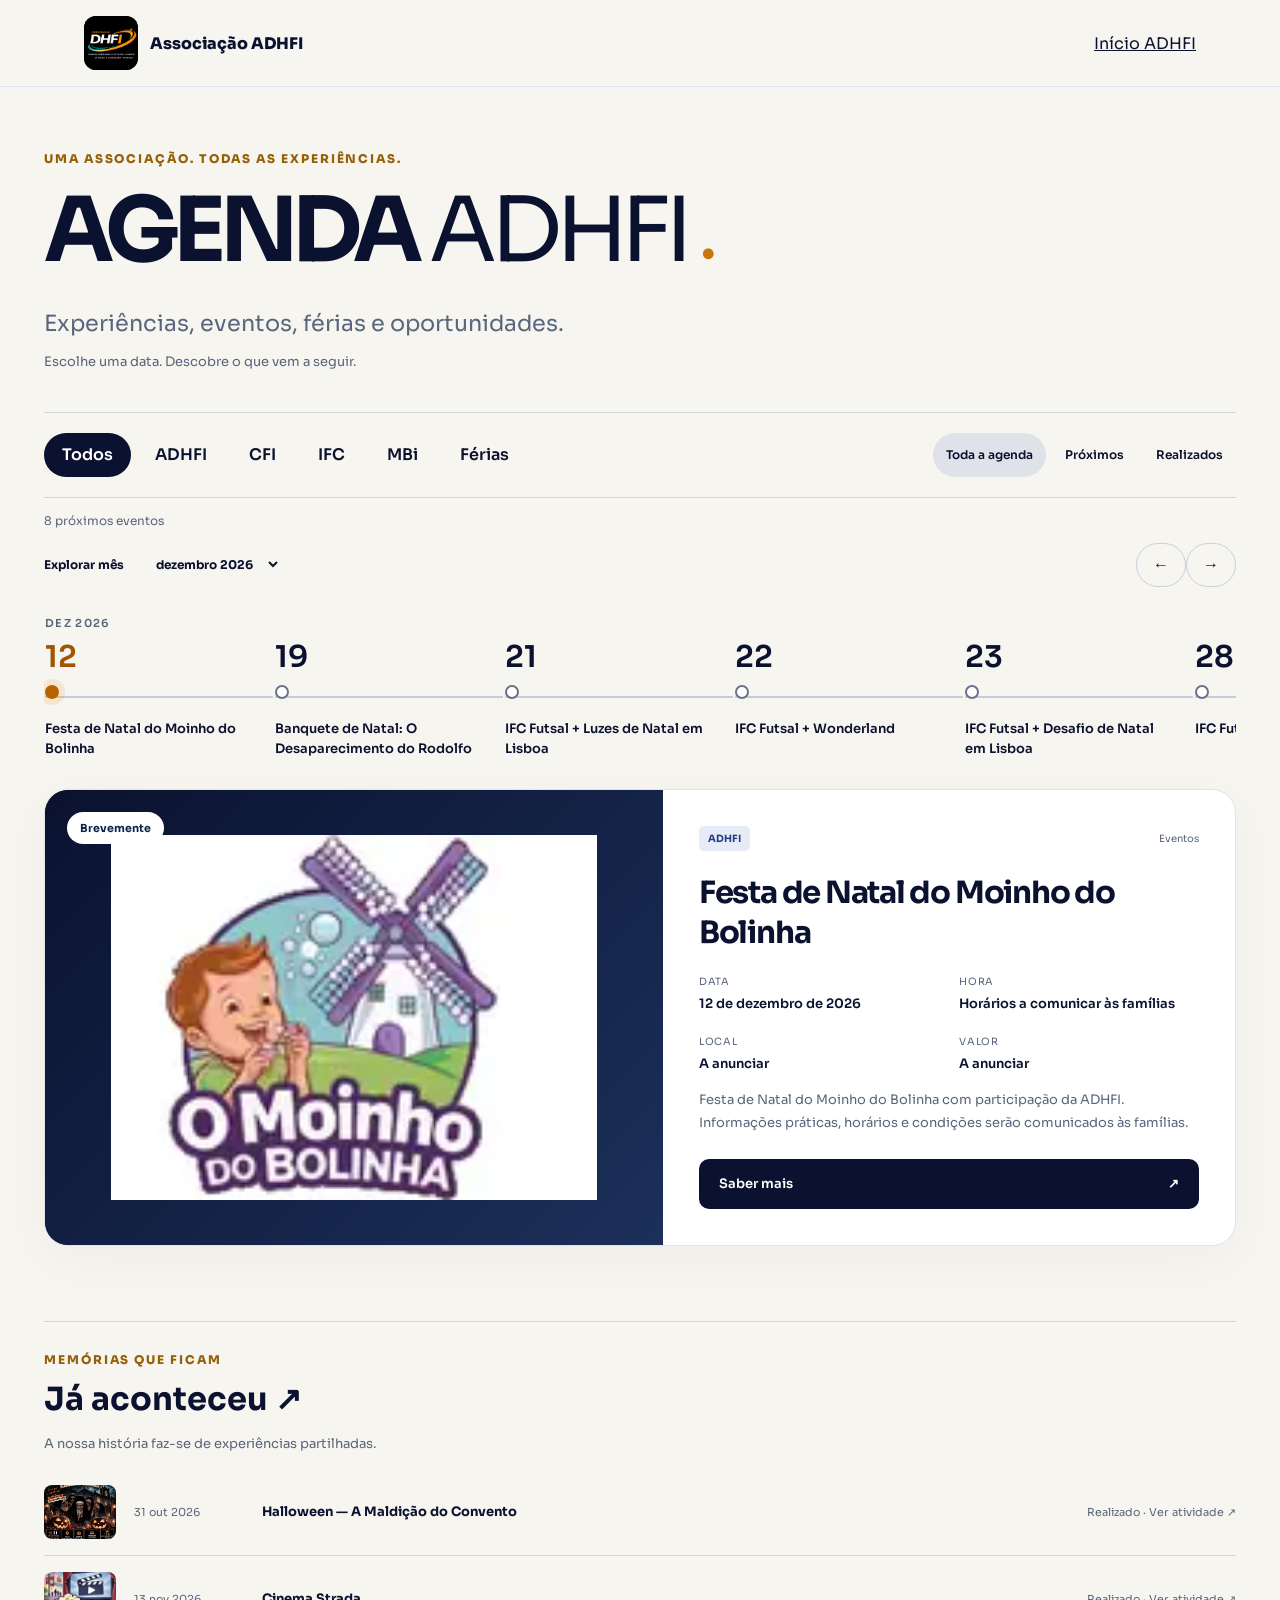
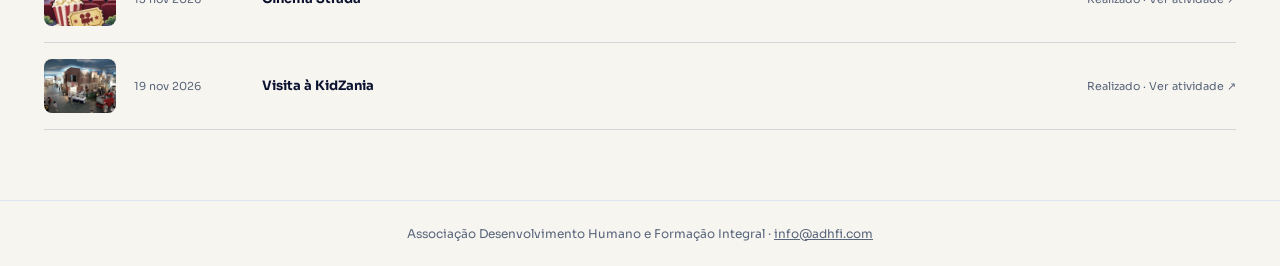
<file: agenda/index.html>
<!doctype html><html lang="pt-PT"><head><meta charset="utf-8"><meta name="viewport" content="width=device-width,initial-scale=1"><title>Agenda ADHFI · Experiências, eventos e férias</title><meta name="description" content="A agenda de todas as valências ADHFI. Descobre experiências, eventos, férias e oportunidades do CFI, IFC e MB International."><link rel="canonical" href="https://adhfi.site/agenda/"><link rel="icon" href="/favicon.png"><link rel="stylesheet" href="/atividades/atividades.css"><link rel="stylesheet" href="/agenda/agenda.css"><script src="/atividades/atividades.js" defer></script><script src="/agenda/agenda.js" type="module"></script></head><body class="agenda-page"><a class="skip" href="#agenda-content">Saltar para a agenda</a><header><nav aria-label="Navegação principal"><a class="brand" href="/"><img src="/assets/adhfi-atividades.webp" alt="ADHFI" width="54" height="54"><span>Associação ADHFI</span></a><a data-home href="/">Início ADHFI ↗</a></nav></header><main id="agenda-content"><section class="agenda-heading"><div class="eyebrow">Uma associação. Todas as experiências.</div><h1>AGENDA <span>ADHFI</span><i aria-hidden="true">●</i></h1><p class="intro">Experiências, eventos, férias e oportunidades.</p><p class="heading-note">Escolhe uma data. Descobre o que vem a seguir.</p></section><div class="agenda-tools"><div class="agenda-filters" role="group" aria-label="Filtrar por valência"><button data-valencia="all">Todos</button><button data-valencia="adhfi">ADHFI</button><button data-valencia="cfi">CFI</button><button data-valencia="ifc">IFC</button><button data-valencia="mbi">MBi</button><button data-valencia="ferias">Férias</button></div><div class="period-filters" role="group" aria-label="Filtrar por período"><button data-period="all">Toda a agenda</button><button data-period="upcoming">Próximos</button><button data-period="past">Realizados</button></div></div><p id="event-count" role="status" aria-live="polite"></p><p id="loading" role="status">A carregar experiências…</p><p id="empty" hidden>Ainda não há atividades publicadas para este filtro. Volta em breve ou explora todas as experiências.</p><section id="desktop-agenda" class="desktop-agenda" hidden aria-label="Timeline de eventos"><div class="timeline-nav"><label for="month-select">Explorar mês <select id="month-select"></select></label><div><button data-direction="-1" aria-label="Evento anterior">←</button><button data-direction="1" aria-label="Evento seguinte">→</button></div></div><div id="timeline" class="timeline" aria-label="Selecionar evento"></div><div id="event-panel" aria-live="polite" aria-atomic="true"></div></section><div id="mobile-agenda" class="mobile-agenda"></div><section id="history" class="agenda-history" hidden><div class="eyebrow">Memórias que ficam</div><h2>Já aconteceu<span aria-hidden="true"> ↗</span></h2><p>A nossa história faz-se de experiências partilhadas.</p><div id="history-list"></div></section><noscript><p>Ativa o JavaScript para explorar a timeline. As páginas das atividades continuam disponíveis:</p><p><a href="/atividades/cinema-strada/">Cinema Strada</a> · <a href="/atividades/kidzania/">KidZania</a> · <a href="/atividades/banquete-natal/">Banquete de Natal</a> · <a href="/atividades/halloween/">Halloween</a></p></noscript></main><footer>Associação Desenvolvimento Humano e Formação Integral · <a href="mailto:info@adhfi.com">info@adhfi.com</a></footer></body></html>
</file>
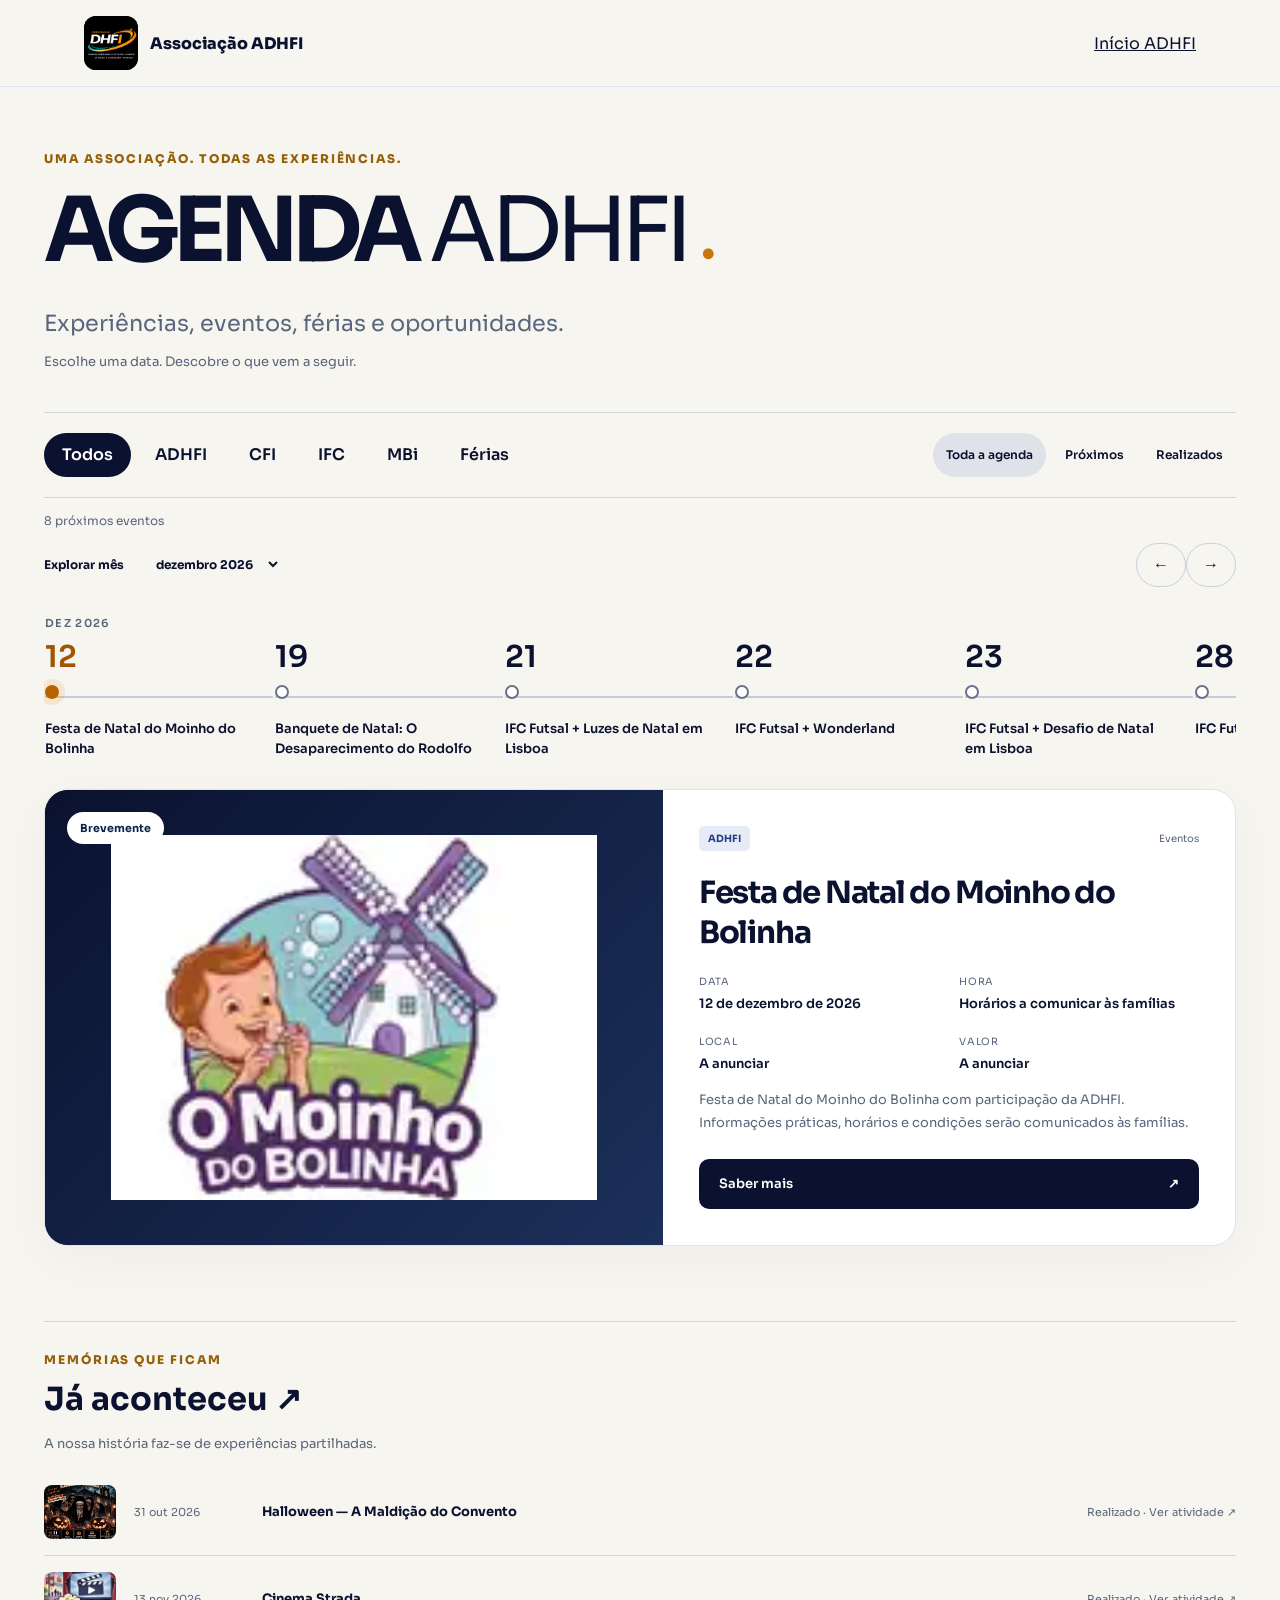
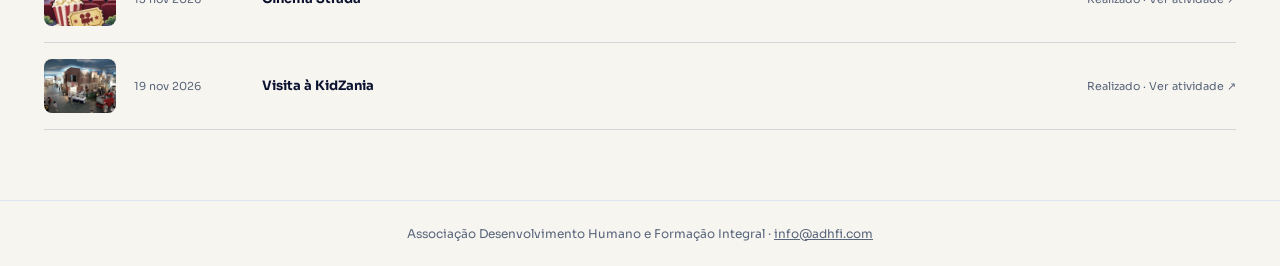
<file: atividades/index.html>
<!doctype html><html lang="pt-PT"><meta charset="utf-8"><meta name="viewport" content="width=device-width,initial-scale=1"><title>Agenda ADHFI</title><link rel="canonical" href="https://adhfi.site/agenda/"><script>location.replace('/agenda/'+location.search+location.hash)</script><p><a href="/agenda/">Abrir Agenda ADHFI</a></p></html>
</file>
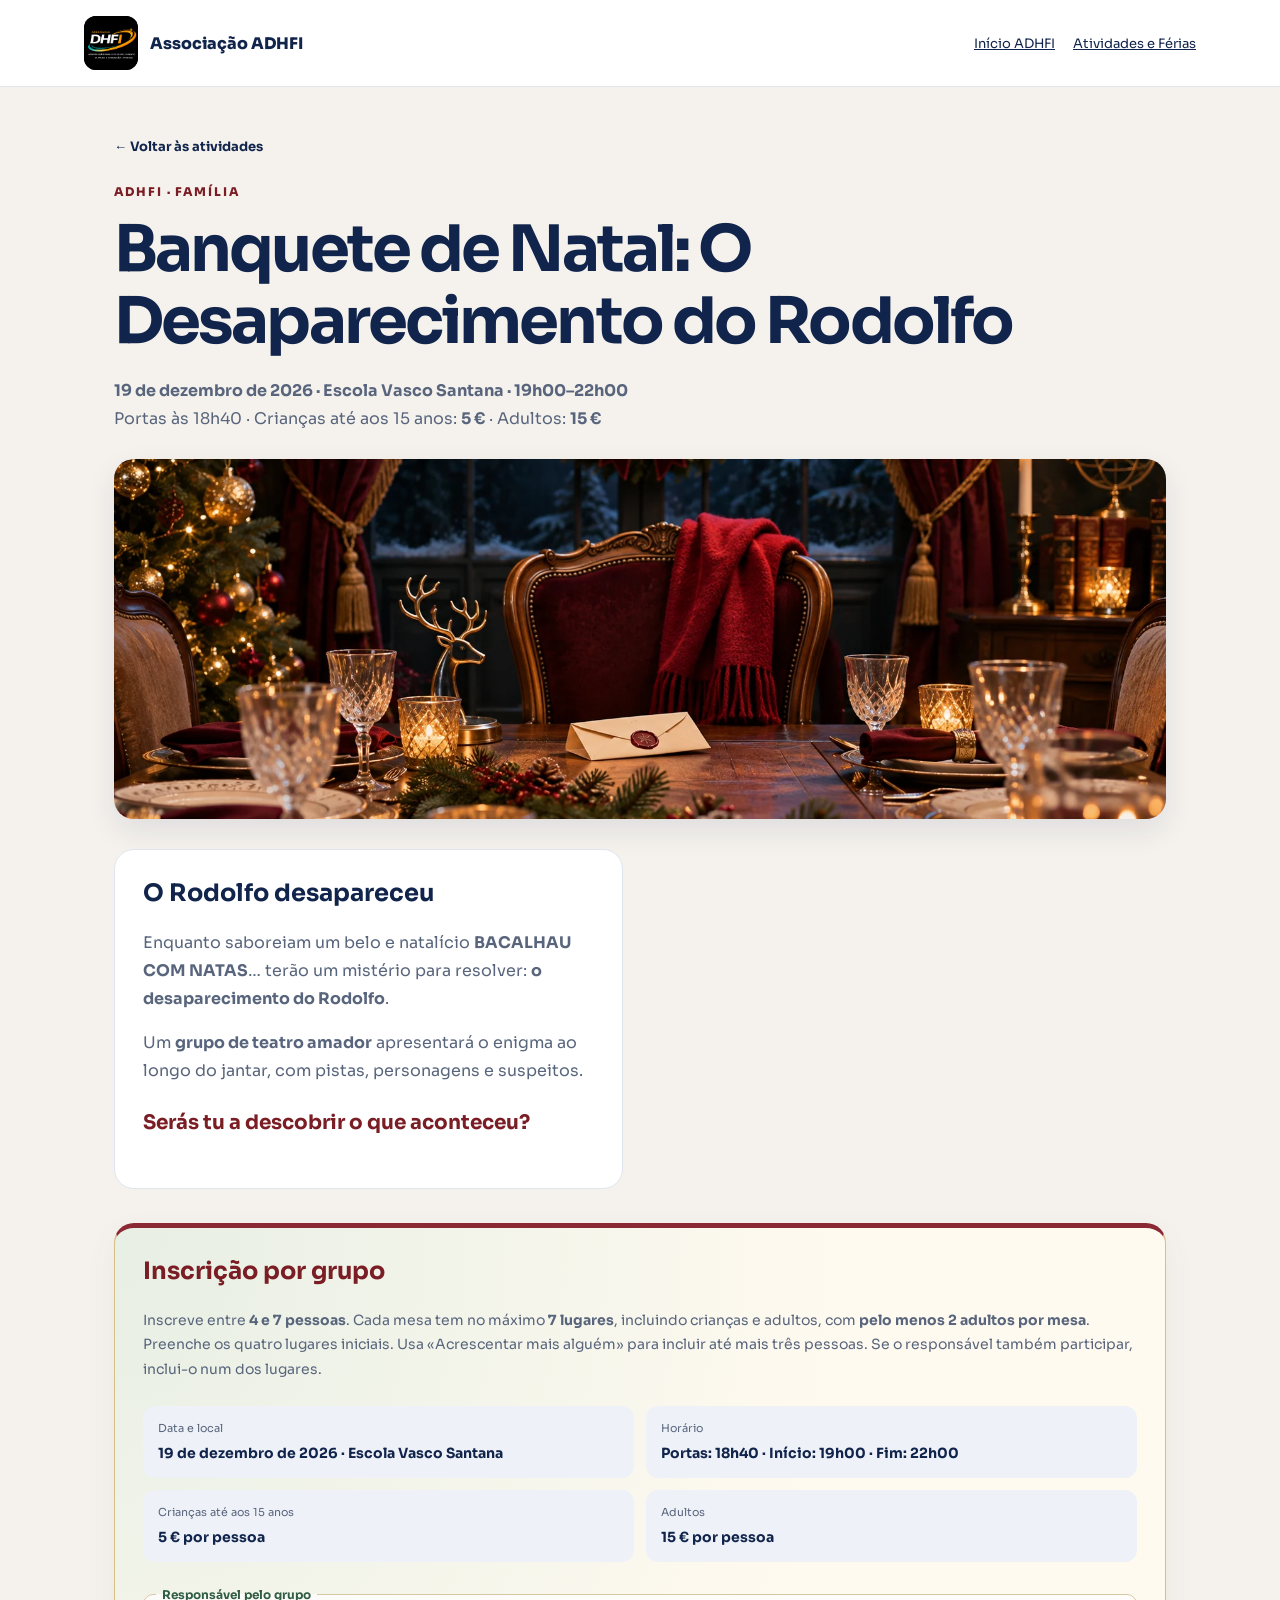
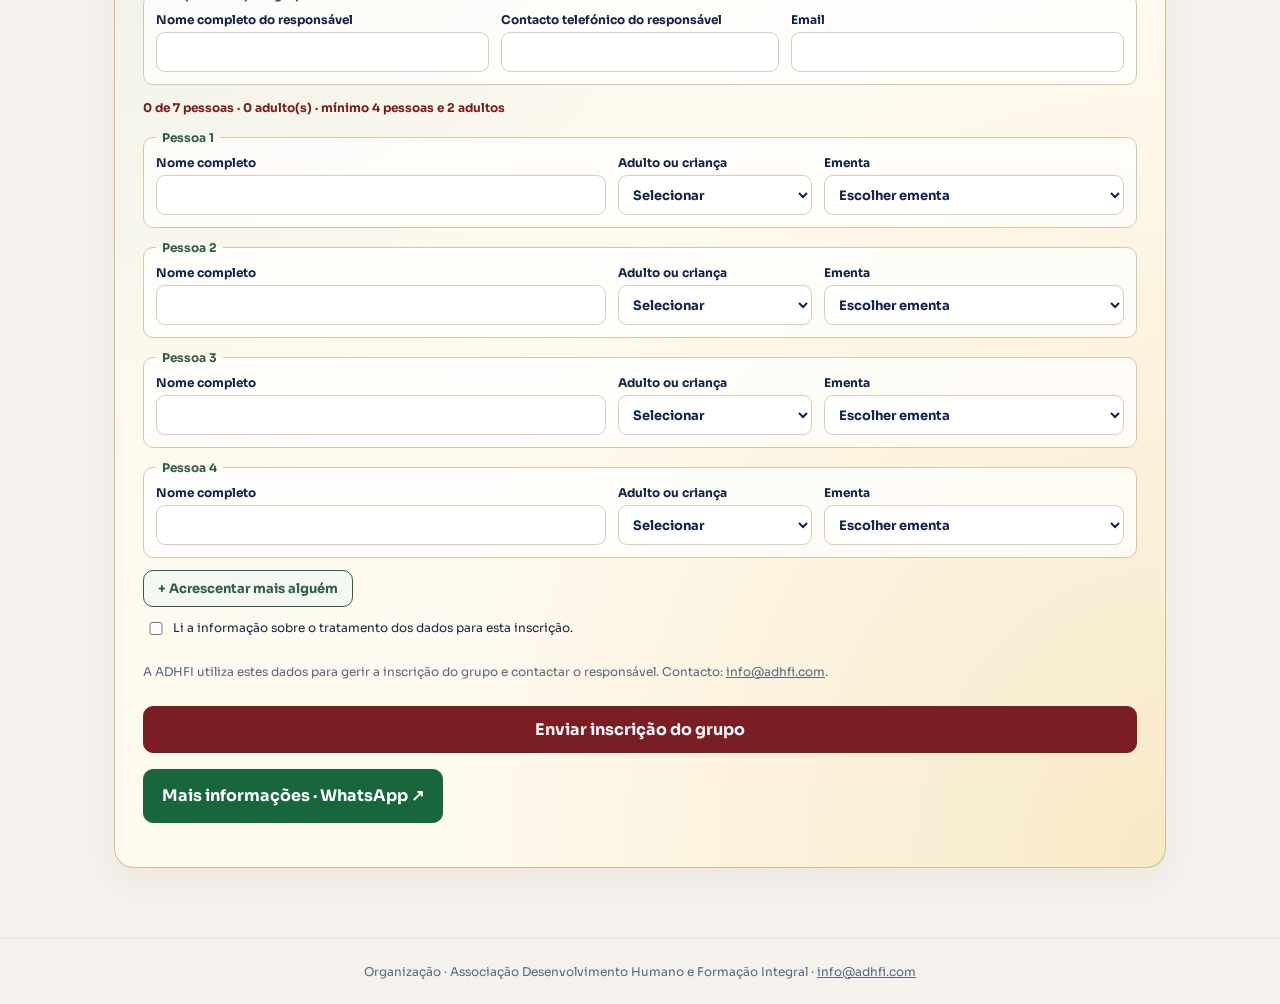
<file: atividades/banquete-natal/index.html>
<!doctype html><html lang="pt-PT"><head><meta charset="utf-8"><meta name="viewport" content="width=device-width,initial-scale=1"><title>Banquete de Natal: O Desaparecimento do Rodolfo · ADHFI</title><meta name="description" content="Banquete de Natal ADHFI, 19 de dezembro de 2026. Jantar em família com o enigma do desaparecimento do Rodolfo."><link rel="stylesheet" href="/atividades/atividades.css"><script src="/atividades/atividades.js" defer></script><link rel="stylesheet" href="/atividades/banquete-natal/banquete.css"><script src="/atividades/banquete-natal/inscricao-grupo.js" defer></script></head><body class="christmas-page"><header><nav aria-label="Navegação principal"><a class="brand" href="/"><img src="/assets/adhfi-atividades.webp" alt="ADHFI"><span>Associação ADHFI</span></a><div class="navlinks"><a data-home href="/">Início ADHFI</a><a href="/atividades/" data-activity-link>Atividades e Férias</a></div></nav></header><main><a class="back" href="/atividades/" data-activity-link>← Voltar às atividades</a><div class="eyebrow" style="margin-top:28px">ADHFI · Família</div><h1>Banquete de Natal: O Desaparecimento do Rodolfo</h1><p class="intro"><strong>19 de dezembro de 2026 · Escola Vasco Santana · 19h00–22h00</strong><br>Portas às 18h40 · Crianças até aos 15 anos: <strong>5 €</strong> · Adultos: <strong>15 €</strong></p><div class="banquete-banner" role="img" aria-label="Ilustração do mistério de Natal: mesa de jantar, cadeira vazia, cachecol vermelho e envelope selado"></div><div class="detail-grid"><section class="box"><h2>O Rodolfo desapareceu</h2><p>Enquanto saboreiam um belo e natalício <strong>BACALHAU COM NATAS</strong>… terão um mistério para resolver: <strong>o desaparecimento do Rodolfo</strong>.</p><p>Um <strong>grupo de teatro amador</strong> apresentará o enigma ao longo do jantar, com pistas, personagens e suspeitos.</p><p class="christmas-question"><strong>Serás tu a descobrir o que aconteceu?</strong></p></section><section class="box group-registration" id="inscricao"><h2>Inscrição por grupo</h2><p class="instructions" id="group-instructions">Inscreve entre <strong>4 e 7 pessoas</strong>. Cada mesa tem no máximo <strong>7 lugares</strong>, incluindo crianças e adultos, com <strong>pelo menos 2 adultos por mesa</strong>. Preenche os quatro lugares iniciais. Usa «Acrescentar mais alguém» para incluir até mais três pessoas. Se o responsável também participar, inclui-o num dos lugares.</p><div class="facts" aria-label="Informações do Banquete de Natal"><div class="fact"><span>Data e local</span><strong>19 de dezembro de 2026 · Escola Vasco Santana</strong></div><div class="fact"><span>Horário</span><strong>Portas: 18h40 · Início: 19h00 · Fim: 22h00</strong></div><div class="fact"><span>Crianças até aos 15 anos</span><strong>5 € por pessoa</strong></div><div class="fact"><span>Adultos</span><strong>15 € por pessoa</strong></div></div><form name="banquete-natal-grupos-2026" method="POST" action="/atividades/banquete-natal/inscricao-recebida/" data-netlify="true" netlify-honeypot="bot-field" id="banquete-grupo-form" aria-describedby="group-instructions"><input type="hidden" name="form-name" value="banquete-natal-grupos-2026"><input type="hidden" name="atividade" value="Banquete de Natal · O Desaparecimento do Rodolfo · 19 dezembro 2026"><input type="hidden" name="origem" value="adhfi"><p class="honeypot"><label>Não preencher<input name="bot-field" tabindex="-1" autocomplete="off"></label></p><fieldset class="group-responsible"><legend>Responsável pelo grupo</legend><label>Nome completo do responsável<input name="responsavel" type="text" autocomplete="name" maxlength="160" pattern=".*\S.*" required></label><label>Contacto telefónico do responsável<input name="telefone" type="tel" autocomplete="tel" maxlength="25" pattern="[+0-9 ]{7,25}" required></label><label>Email<input name="email" type="email" autocomplete="email" maxlength="254" required></label></fieldset><p class="group-count" id="group-count" role="status" aria-live="polite">Preenche entre 4 e 7 pessoas, incluindo pelo menos 2 adultos.</p><fieldset data-participant><legend>Pessoa 1</legend><div class="participant-fields"><label class="participant-name">Nome completo<input name="pessoa_1_nome" type="text" maxlength="160" pattern=".*\S.*" required></label><label>Adulto ou criança<select name="pessoa_1_tipo" required><option value="">Selecionar</option><option value="Adulto">Adulto</option><option value="Criança">Criança</option></select></label><label>Ementa<select name="pessoa_1_ementa" required><option value="">Escolher ementa</option><option value="Bacalhau com natas">Bacalhau com natas</option><option value="Hambúrguer vegetariano">Hambúrguer vegetariano</option></select></label></div></fieldset><fieldset data-participant><legend>Pessoa 2</legend><div class="participant-fields"><label class="participant-name">Nome completo<input name="pessoa_2_nome" type="text" maxlength="160" pattern=".*\S.*" required></label><label>Adulto ou criança<select name="pessoa_2_tipo" required><option value="">Selecionar</option><option value="Adulto">Adulto</option><option value="Criança">Criança</option></select></label><label>Ementa<select name="pessoa_2_ementa" required><option value="">Escolher ementa</option><option value="Bacalhau com natas">Bacalhau com natas</option><option value="Hambúrguer vegetariano">Hambúrguer vegetariano</option></select></label></div></fieldset><fieldset data-participant><legend>Pessoa 3</legend><div class="participant-fields"><label class="participant-name">Nome completo<input name="pessoa_3_nome" type="text" maxlength="160" pattern=".*\S.*" required></label><label>Adulto ou criança<select name="pessoa_3_tipo" required><option value="">Selecionar</option><option value="Adulto">Adulto</option><option value="Criança">Criança</option></select></label><label>Ementa<select name="pessoa_3_ementa" required><option value="">Escolher ementa</option><option value="Bacalhau com natas">Bacalhau com natas</option><option value="Hambúrguer vegetariano">Hambúrguer vegetariano</option></select></label></div></fieldset><fieldset data-participant><legend>Pessoa 4</legend><div class="participant-fields"><label class="participant-name">Nome completo<input name="pessoa_4_nome" type="text" maxlength="160" pattern=".*\S.*" required></label><label>Adulto ou criança<select name="pessoa_4_tipo" required><option value="">Selecionar</option><option value="Adulto">Adulto</option><option value="Criança">Criança</option></select></label><label>Ementa<select name="pessoa_4_ementa" required><option value="">Escolher ementa</option><option value="Bacalhau com natas">Bacalhau com natas</option><option value="Hambúrguer vegetariano">Hambúrguer vegetariano</option></select></label></div></fieldset><fieldset data-participant><legend>Pessoa 5 · opcional</legend><div class="participant-fields"><label class="participant-name">Nome completo<input name="pessoa_5_nome" type="text" maxlength="160" pattern=".*\S.*"></label><label>Adulto ou criança<select name="pessoa_5_tipo"><option value="">Selecionar</option><option value="Adulto">Adulto</option><option value="Criança">Criança</option></select></label><label>Ementa<select name="pessoa_5_ementa"><option value="">Escolher ementa</option><option value="Bacalhau com natas">Bacalhau com natas</option><option value="Hambúrguer vegetariano">Hambúrguer vegetariano</option></select></label></div></fieldset><fieldset data-participant><legend>Pessoa 6 · opcional</legend><div class="participant-fields"><label class="participant-name">Nome completo<input name="pessoa_6_nome" type="text" maxlength="160" pattern=".*\S.*"></label><label>Adulto ou criança<select name="pessoa_6_tipo"><option value="">Selecionar</option><option value="Adulto">Adulto</option><option value="Criança">Criança</option></select></label><label>Ementa<select name="pessoa_6_ementa"><option value="">Escolher ementa</option><option value="Bacalhau com natas">Bacalhau com natas</option><option value="Hambúrguer vegetariano">Hambúrguer vegetariano</option></select></label></div></fieldset><fieldset data-participant><legend>Pessoa 7 · opcional</legend><div class="participant-fields"><label class="participant-name">Nome completo<input name="pessoa_7_nome" type="text" maxlength="160" pattern=".*\S.*"></label><label>Adulto ou criança<select name="pessoa_7_tipo"><option value="">Selecionar</option><option value="Adulto">Adulto</option><option value="Criança">Criança</option></select></label><label>Ementa<select name="pessoa_7_ementa"><option value="">Escolher ementa</option><option value="Bacalhau com natas">Bacalhau com natas</option><option value="Hambúrguer vegetariano">Hambúrguer vegetariano</option></select></label></div></fieldset><button type="button" class="button add-person" id="add-person" hidden>+ Acrescentar mais alguém</button><noscript><p class="small">Os lugares 5 a 7 são opcionais. Indica adulto/criança e ementa para cada pessoa inscrita.</p></noscript><label class="check"><input type="checkbox" name="dados" value="sim" required>Li a informação sobre o tratamento dos dados para esta inscrição.</label><p class="small">A ADHFI utiliza estes dados para gerir a inscrição do grupo e contactar o responsável. Contacto: <a href="mailto:info@adhfi.com">info@adhfi.com</a>.</p><button class="button primary" type="submit">Enviar inscrição do grupo</button></form><p><a class="button whatsapp-link" href="https://wa.me/351935119789?text=Ol%C3%A1%21%20Gostaria%20de%20mais%20informa%C3%A7%C3%B5es%20sobre%20o%20Banquete%20de%20Natal%20%E2%80%94%20O%20Desaparecimento%20do%20Rodolfo%2C%20a%2019%20de%20dezembro." target="_blank" rel="noopener noreferrer">Mais informações · WhatsApp ↗</a></p></section></div></main><footer>Organização · Associação Desenvolvimento Humano e Formação Integral · <a href="mailto:info@adhfi.com">info@adhfi.com</a></footer></body></html>
</file>
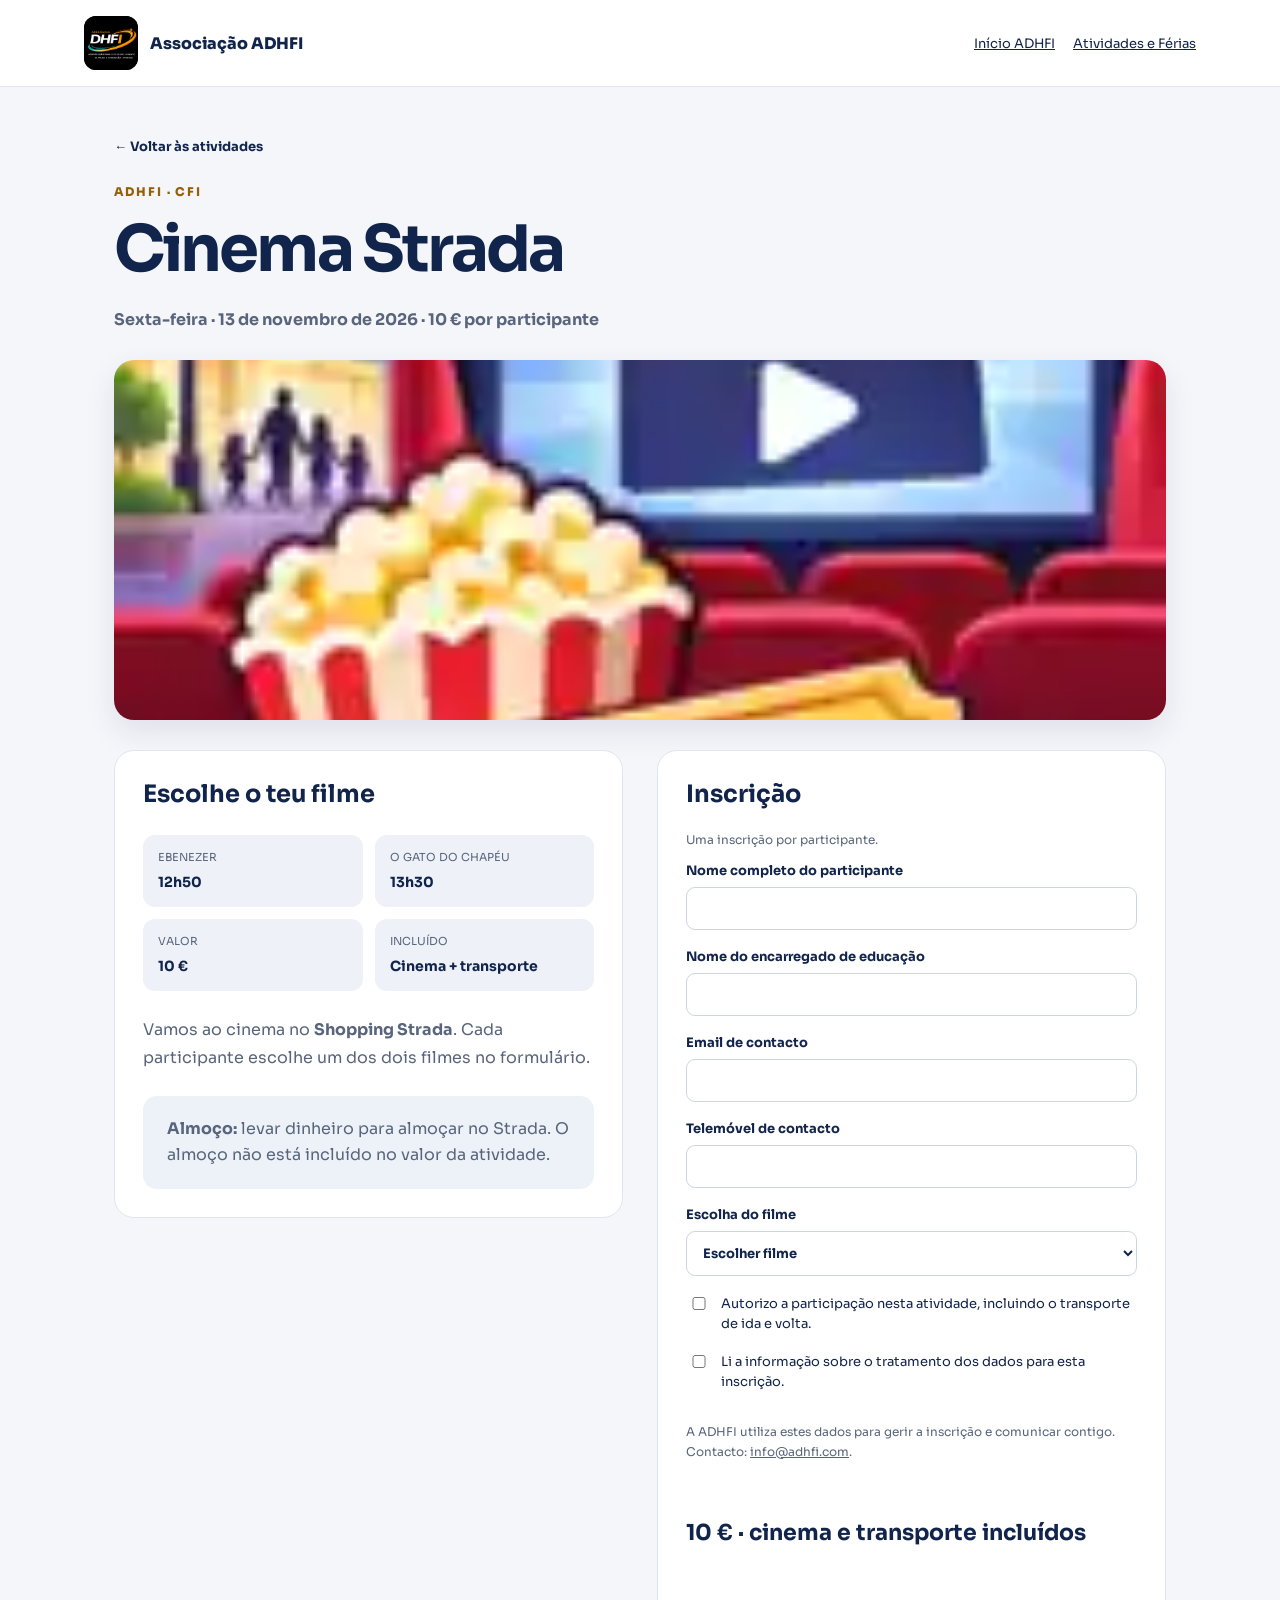
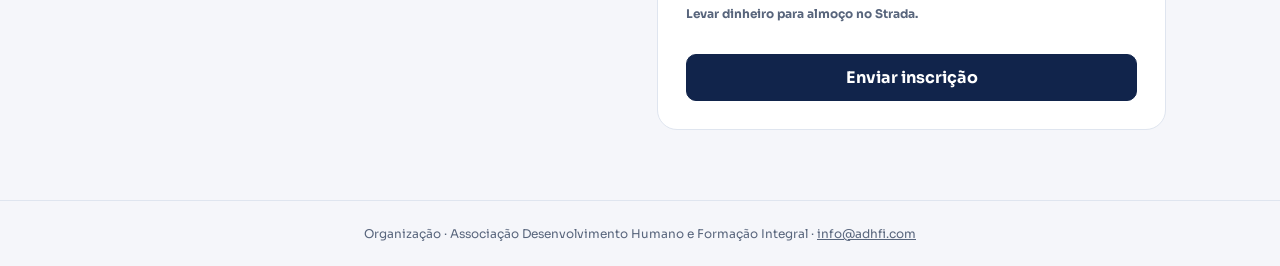
<file: atividades/cinema-strada/index.html>
<!doctype html><html lang="pt-PT"><head><meta charset="utf-8"><meta name="viewport" content="width=device-width,initial-scale=1"><title>Cinema Strada · ADHFI</title><meta name="description" content="Cinema Strada, sexta-feira 13 de novembro de 2026. 10 € com cinema e transporte incluídos. Escolha entre Ebenezer e O Gato do Chapéu."><link rel="stylesheet" href="/atividades/atividades.css"><script src="/atividades/atividades.js" defer></script></head><body><header><nav aria-label="Navegação principal"><a class="brand" href="/"><img src="/assets/adhfi-atividades.webp" alt="ADHFI"><span>Associação ADHFI</span></a><div class="navlinks"><a data-home href="/">Início ADHFI</a><a href="/atividades/" data-activity-link>Atividades e Férias</a></div></nav></header><main><a class="back" href="/atividades/" data-activity-link>← Voltar às atividades</a><div class="eyebrow" style="margin-top:28px">ADHFI · CFI</div><h1>Cinema Strada</h1><p class="intro"><strong>Sexta-feira · 13 de novembro de 2026 · 10 € por participante</strong></p><div class="cinema-banner" role="img" aria-label="O Gato do Chapéu"></div><div class="detail-grid"><section class="box"><h2>Escolhe o teu filme</h2><div class="facts"><div class="fact"><span>EBENEZER</span><strong>12h50</strong></div><div class="fact"><span>O GATO DO CHAPÉU</span><strong>13h30</strong></div><div class="fact"><span>VALOR</span><strong>10 €</strong></div><div class="fact"><span>INCLUÍDO</span><strong>Cinema + transporte</strong></div></div><p>Vamos ao cinema no <strong>Shopping Strada</strong>. Cada participante escolhe um dos dois filmes no formulário.</p><div class="notice"><strong>Almoço:</strong> levar dinheiro para almoçar no Strada. O almoço não está incluído no valor da atividade.</div></section><section class="box"><h2>Inscrição</h2><p class="small">Uma inscrição por participante.</p><form name="cinema-strada-2026" method="POST" action="/atividades/inscricao-recebida/" data-netlify="true" netlify-honeypot="bot-field" id="cinema-strada-form" data-registration><input type="hidden" name="form-name" value="cinema-strada-2026"><input type="hidden" name="atividade" value="Cinema Strada · 13 novembro 2026"><input type="hidden" name="valor" value="10 € · cinema e transporte incluídos"><input type="hidden" name="origem" value="adhfi"><p class="honeypot"><label>Não preencher<input name="bot-field" tabindex="-1" autocomplete="off"></label></p><label>Nome completo do participante<input name="participante" type="text" autocomplete="name" maxlength="160" required></label><label>Nome do encarregado de educação<input name="responsavel" type="text" autocomplete="name" maxlength="160" required></label><label>Email de contacto<input name="email" type="email" autocomplete="email" required></label><label>Telemóvel de contacto<input name="telefone" type="tel" autocomplete="tel" required></label><label>Escolha do filme<select name="filme" required><option value="">Escolher filme</option><option value="Ebenezer · 12h50">Ebenezer · sessão 12h50</option><option value="O Gato do Chapéu · 13h30">O Gato do Chapéu · sessão 13h30</option></select></label><label class="check"><input type="checkbox" name="autorizacao" value="sim" required>Autorizo a participação nesta atividade, incluindo o transporte de ida e volta.</label><label class="check"><input type="checkbox" name="dados" value="sim" required>Li a informação sobre o tratamento dos dados para esta inscrição.</label><p class="small">A ADHFI utiliza estes dados para gerir a inscrição e comunicar contigo. Contacto: <a href="mailto:info@adhfi.com">info@adhfi.com</a>.</p><p class="price"><strong>10 € · cinema e transporte incluídos</strong></p><p class="small"><strong>Levar dinheiro para almoço no Strada.</strong></p><button class="button primary" type="submit">Enviar inscrição</button></form></section></div></main><footer>Organização · Associação Desenvolvimento Humano e Formação Integral · <a href="mailto:info@adhfi.com">info@adhfi.com</a></footer></body></html>
</file>
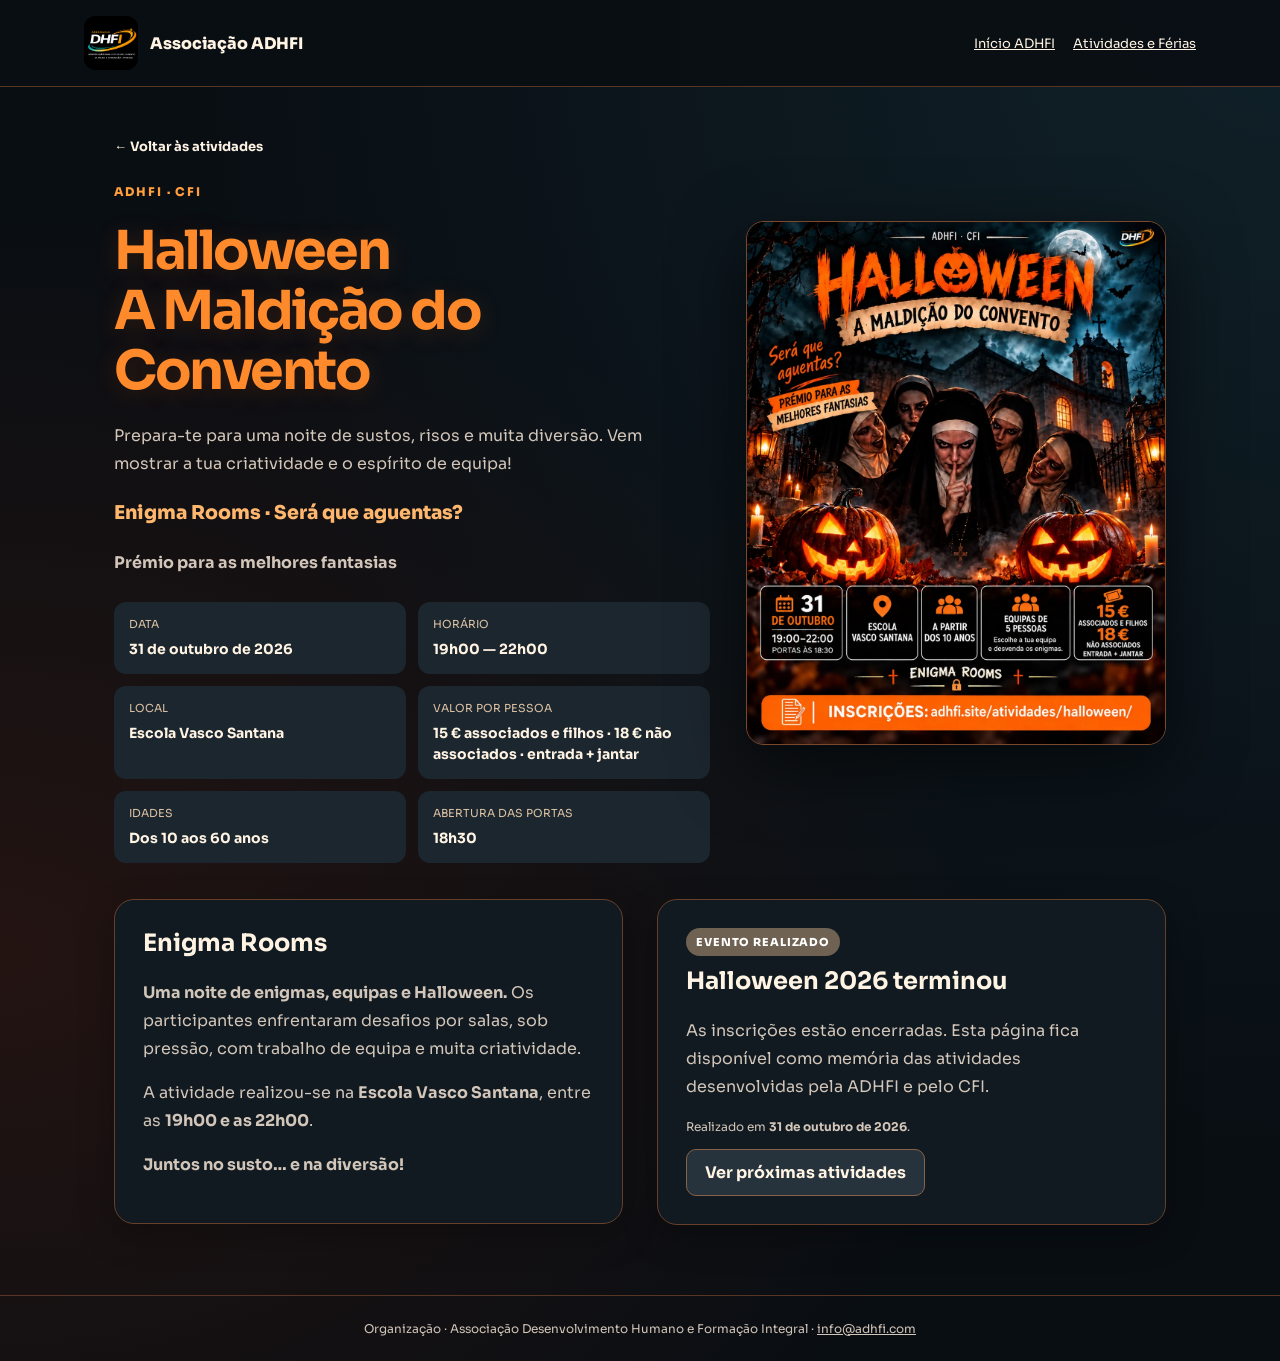
<file: atividades/halloween/index.html>
<!doctype html><html lang="pt-PT"><head><meta charset="utf-8"><meta name="viewport" content="width=device-width,initial-scale=1"><title>Halloween — A Maldição do Convento · ADHFI</title><meta name="description" content="Halloween ADHFI / CFI, 31 de outubro de 2026, das 19h00 às 22h00, dos 10 aos 60 anos, na Escola Vasco Santana."><link rel="stylesheet" href="/atividades/atividades.css"><script src="/atividades/atividades.js" defer></script><link rel="stylesheet" href="/atividades/halloween/halloween.css?v=birth-20261016"><link rel="canonical" href="https://adhfi.site/atividades/halloween/"><meta property="og:type" content="website"><meta property="og:title" content="Halloween — A Maldição do Convento"><meta property="og:description" content="31 de outubro · 19h00–22h00 · Dos 10 aos 60 anos. Enigma Rooms, equipas de 5 e jantar. Será que aguentas?"><meta property="og:url" content="https://adhfi.site/atividades/halloween/"><meta property="og:image" content="https://adhfi.site/assets/halloween-2026-associados.webp"><meta property="og:image:width" content="1122"><meta property="og:image:height" content="1402"><meta property="og:image:alt" content="Halloween: abóboras iluminadas, convento assombrado e figuras assustadoras. 31 de outubro, 19h00–22h00, dos 10 aos 60 anos."><meta name="twitter:card" content="summary_large_image"></head><body class="halloween-page past-event-page"><header><nav aria-label="Navegação principal"><a class="brand" href="/"><img src="/assets/adhfi-atividades.webp" alt="ADHFI"><span>Associação ADHFI</span></a><div class="navlinks"><a data-home href="/">Início ADHFI</a><a href="/atividades/" data-activity-link>Atividades e Férias</a></div></nav></header><main><a class="back" href="/atividades/" data-activity-link>← Voltar às atividades</a><div class="eyebrow" style="margin-top:28px">ADHFI · CFI</div><div class="halloween-hero"><div class="halloween-copy"><h1>Halloween<br>A Maldição do Convento</h1><p class="intro">Prepara-te para uma noite de sustos, risos e muita diversão. Vem mostrar a tua criatividade e o espírito de equipa!</p><p class="halloween-call">Enigma Rooms · Será que aguentas?</p><p class="halloween-prize"><strong>Prémio para as melhores fantasias</strong></p><div class="facts"><div class="fact"><span>DATA</span><strong>31 de outubro de 2026</strong></div><div class="fact"><span>HORÁRIO</span><strong>19h00 — 22h00</strong></div><div class="fact"><span>LOCAL</span><strong>Escola Vasco Santana</strong></div><div class="fact"><span>VALOR POR PESSOA</span><strong>15 € associados e filhos · 18 € não associados · entrada + jantar</strong></div><div class="fact"><span>IDADES</span><strong>Dos 10 aos 60 anos</strong></div><div class="fact"><span>ABERTURA DAS PORTAS</span><strong>18h30</strong></div></div></div><img class="halloween-poster" src="/assets/halloween-2026-associados.webp" alt="Cartaz de Halloween A Maldição do Convento: abóboras iluminadas e figuras assustadoras junto a um convento" width="1122" height="1402" fetchpriority="high"></div><div class="detail-grid"><section class="box"><h2>Enigma Rooms</h2><p><strong>Uma noite de enigmas, equipas e Halloween.</strong> Os participantes enfrentaram desafios por salas, sob pressão, com trabalho de equipa e muita criatividade.</p><p>A atividade realizou-se na <strong>Escola Vasco Santana</strong>, entre as <strong>19h00 e as 22h00</strong>.</p><p><strong>Juntos no susto… e na diversão!</strong></p></section><section class="box past-event-box"><div class="past-event-label">EVENTO REALIZADO</div><h2>Halloween 2026 terminou</h2><p>As inscrições estão encerradas. Esta página fica disponível como memória das atividades desenvolvidas pela ADHFI e pelo CFI.</p><p class="small">Realizado em <strong>31 de outubro de 2026</strong>.</p><a class="button" href="/atividades/" data-activity-link>Ver próximas atividades</a></section></div></main><footer>Organização · Associação Desenvolvimento Humano e Formação Integral · <a href="mailto:info@adhfi.com">info@adhfi.com</a></footer></body></html>
</file>
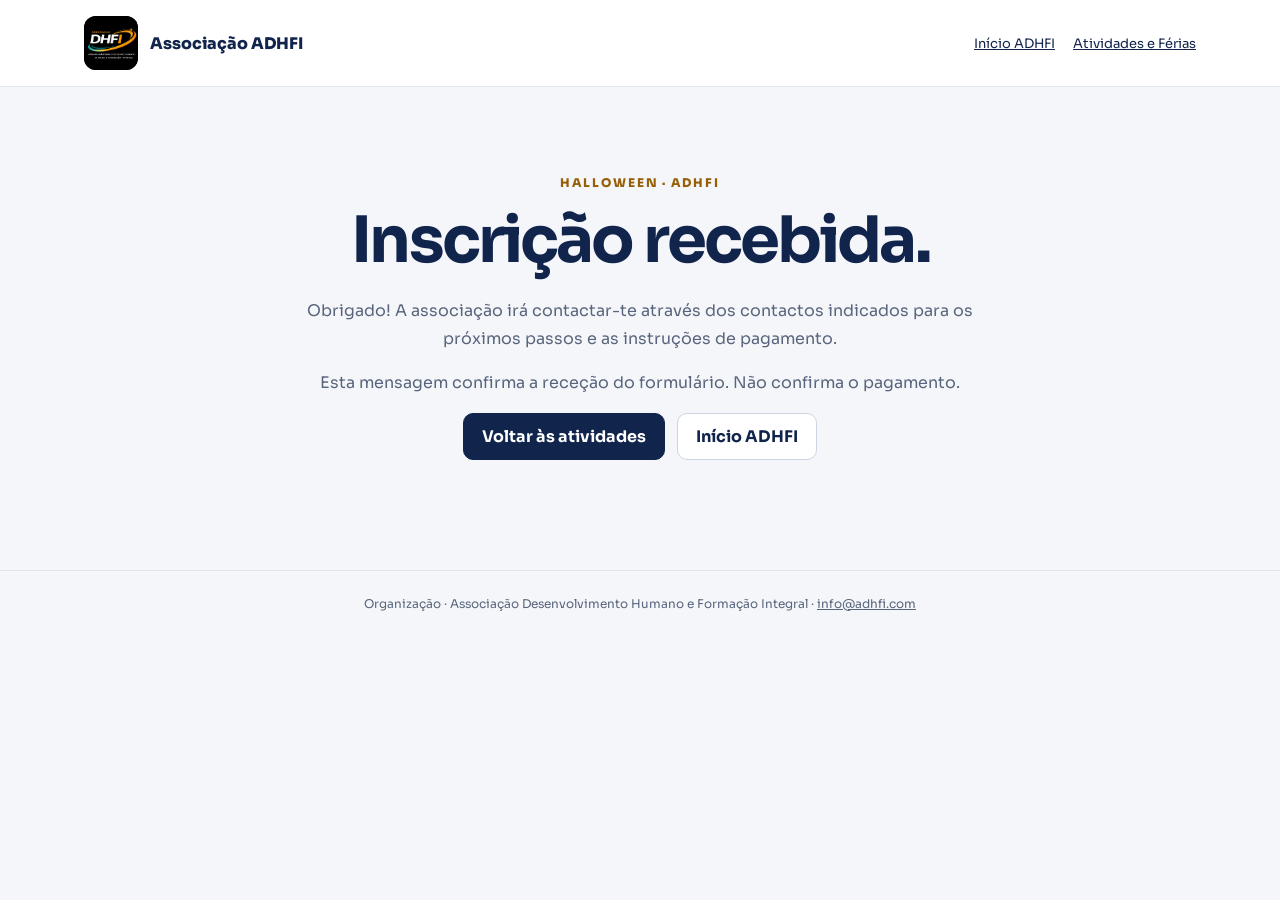
<file: atividades/inscricao-recebida/index.html>
<!doctype html><html lang="pt-PT"><head><meta charset="utf-8"><meta name="viewport" content="width=device-width,initial-scale=1"><title>Inscrição recebida · ADHFI</title><meta name="description" content="Confirmação de receção da inscrição."><link rel="stylesheet" href="/atividades/atividades.css"><script src="/atividades/atividades.js" defer></script></head><body><header><nav aria-label="Navegação principal"><a class="brand" href="/"><img src="/assets/adhfi-atividades.webp" alt="ADHFI"><span>Associação ADHFI</span></a><div class="navlinks"><a data-home href="/">Início ADHFI</a><a href="/atividades/" data-activity-link>Atividades e Férias</a></div></nav></header><main><section class="success"><div class="eyebrow">Halloween · ADHFI</div><h1>Inscrição recebida.</h1><p>Obrigado! A associação irá contactar-te através dos contactos indicados para os próximos passos e as instruções de pagamento.</p><p>Esta mensagem confirma a receção do formulário. Não confirma o pagamento.</p><div class="actions"><a class="button primary" href="/atividades/" data-activity-link>Voltar às atividades</a><a class="button" data-home href="/">Início ADHFI</a></div></section></main><footer>Organização · Associação Desenvolvimento Humano e Formação Integral · <a href="mailto:info@adhfi.com">info@adhfi.com</a></footer></body></html>
</file>
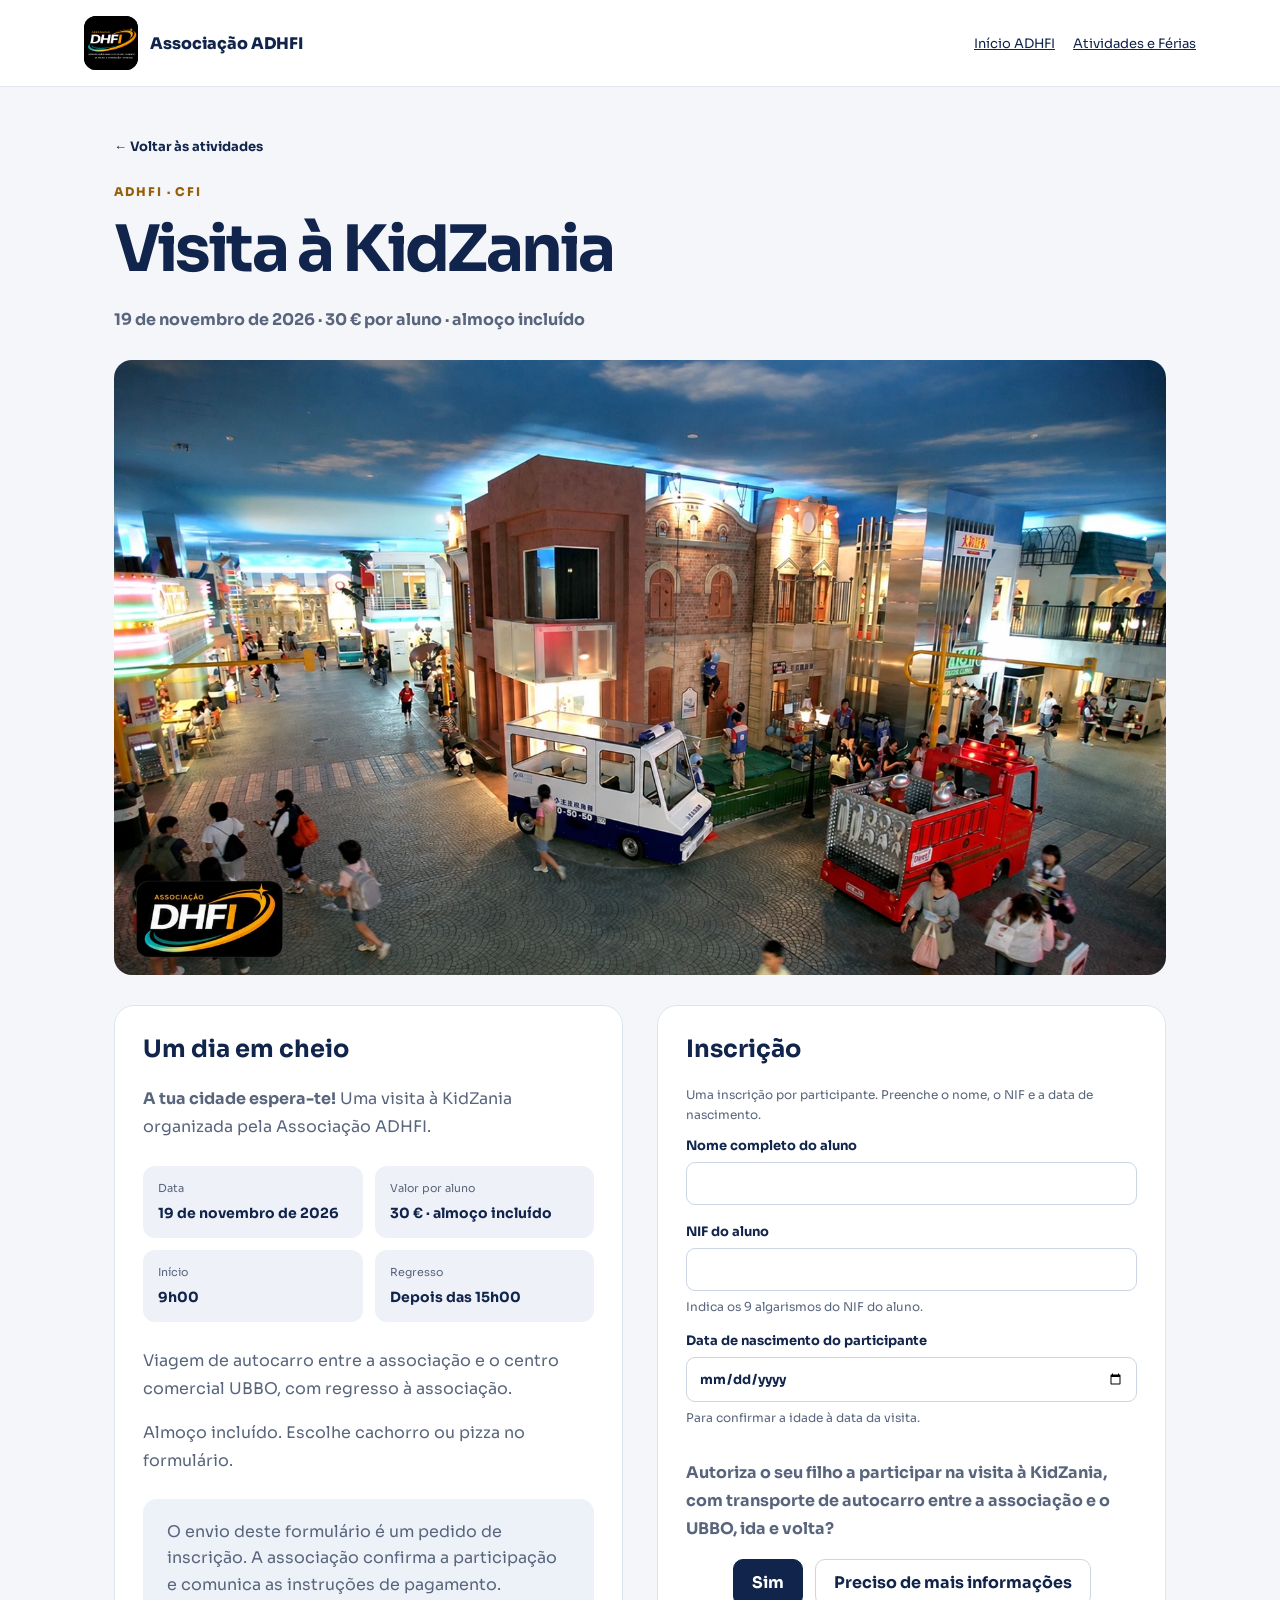
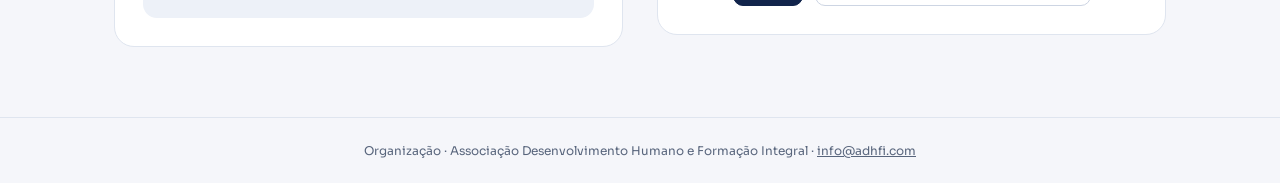
<file: atividades/kidzania/index.html>
<!doctype html><html lang="pt-PT"><head><meta charset="utf-8"><meta name="viewport" content="width=device-width,initial-scale=1"><title>Visita à KidZania · ADHFI</title><meta name="description" content="Visita à KidZania em 19 de novembro de 2026. Inscrição: 30 € por aluno · almoço incluído."><link rel="stylesheet" href="/atividades/atividades.css"><script src="/atividades/atividades.js" defer></script></head><body><header><nav aria-label="Navegação principal"><a class="brand" href="/"><img src="/assets/adhfi-atividades.webp" alt="ADHFI"><span>Associação ADHFI</span></a><div class="navlinks"><a data-home href="/">Início ADHFI</a><a href="/atividades/" data-activity-link>Atividades e Férias</a></div></nav></header><main><a class="back" href="/atividades/" data-activity-link>← Voltar às atividades</a>
<div class="eyebrow" style="margin-top:28px">ADHFI · CFI</div><h1>Visita à KidZania</h1><p class="intro"><strong>19 de novembro de 2026 · 30 € por aluno · almoço incluído</strong></p>
<img class="activity-photo" src="/assets/kidzania-adhfi.webp" alt="Cidade de profissões da KidZania, com o emblema da ADHFI" width="1640" height="960">
<div class="detail-grid"><section class="box"><h2>Um dia em cheio</h2><p><strong>A tua cidade espera-te!</strong> Uma visita à KidZania organizada pela Associação ADHFI.</p><div class="facts"><div class="fact"><span>Data</span><strong>19 de novembro de 2026</strong></div><div class="fact"><span>Valor por aluno</span><strong>30 € · almoço incluído</strong></div><div class="fact"><span>Início</span><strong>9h00</strong></div><div class="fact"><span>Regresso</span><strong>Depois das 15h00</strong></div></div><p>Viagem de autocarro entre a associação e o centro comercial UBBO, com regresso à associação.</p><p>Almoço incluído. Escolhe cachorro ou pizza no formulário.</p><div class="notice">O envio deste formulário é um pedido de inscrição. A associação confirma a participação e comunica as instruções de pagamento.</div></section>
<section class="box"><h2>Inscrição</h2><p class="small">Uma inscrição por participante. Preenche o nome, o NIF e a data de nascimento.</p>
<form name="kidzania-2026" method="POST" action="/atividades/kidzania/inscricao-recebida/" data-netlify="true" netlify-honeypot="bot-field" id="kidzania-form" data-registration>
<input type="hidden" name="form-name" value="kidzania-2026"><input type="hidden" name="atividade" value="KidZania — 19 de novembro de 2026"><input type="hidden" name="valor" value="30 € por aluno · almoço incluído"><input type="hidden" name="origem" value="adhfi">
<p class="honeypot"><label>Não preencher<input name="bot-field" tabindex="-1" autocomplete="off"></label></p>
<label>Nome completo do aluno<input name="participante" id="participante" type="text" autocomplete="off" maxlength="160" required></label><label>NIF do aluno<input name="nif_aluno" id="nif-aluno" type="text" inputmode="numeric" pattern="[0-9]{9}" maxlength="9" autocomplete="off" required aria-describedby="nif-note"><span id="nif-note" class="field-note">Indica os 9 algarismos do NIF do aluno.</span></label><label>Data de nascimento do participante<input type="date" name="data_nascimento" required min="1900-01-01" max="2026-11-19"><span class="field-note">Para confirmar a idade à data da visita.</span></label>




<fieldset id="registration-details" style="border:0;padding:0;margin:0;display:grid;gap:18px">
<input type="hidden" name="adhfi_j" id="adhfi-j"><input type="hidden" name="numero_associado"><input type="hidden" name="idade">
<label>Nome do encarregado de educação<input name="responsavel" type="text" autocomplete="name" maxlength="160" required></label>
<label>Email do encarregado de educação<input name="email" type="email" autocomplete="email" required></label>
<label>Telemóvel<input name="telefone" type="tel" autocomplete="tel" required></label>
<div id="participation-choice"><p><strong>Autoriza o seu filho a participar na visita à KidZania, com transporte de autocarro entre a associação e o UBBO, ida e volta?</strong></p><div class="actions"><button class="button primary" type="button" id="participation-yes" aria-pressed="false">Sim</button><button class="button" type="button" id="participation-info">Preciso de mais informações</button></div></div>
<fieldset id="participation-options" hidden disabled style="border:0;padding:0;margin:0;display:grid;gap:18px">
<input type="hidden" name="autorizacao" value="sim">
<label>Escolhe o menu do almoço<select name="menu" required><option value="">Escolher menu</option><option value="cachorro">Cachorro</option><option value="pizza">Pizza</option></select></label>
<label>Existem alergias ou restrições alimentares?<select name="restricoes_alimentares" required><option value="">Selecionar</option><option value="nao">Não</option><option value="sim_contactar">Sim · peço contacto para confirmar em privado</option></select><span class="field-note">Se existirem, a associação confirma contigo um menu adequado antes da visita.</span></label>
<label>Autoriza a utilização de fotografias ou vídeos do participante na divulgação desta atividade?<select name="autorizacao_imagem" required><option value="">Selecionar</option><option value="sim">Sim</option><option value="nao">Não</option></select><span class="field-note">No site e nas redes sociais oficiais da ADHFI. Recusar não impede a participação. Podes retirar esta autorização através de info@adhfi.com.</span></label>
<label class="check"><input name="dados" type="checkbox" value="sim" required>Li a informação sobre o tratamento dos dados para esta inscrição.</label><p class="small">A ADHFI utiliza os dados para gerir esta visita e comunicar contigo. Para questões sobre a inscrição ou os dados, contacta <a href="mailto:info@adhfi.com">info@adhfi.com</a>.</p>
<p class="price"><strong>30 € · almoço e transporte incluídos</strong></p><button class="button primary" type="button" id="review-registration">Rever inscrição</button>
<div id="registration-review" class="notice" hidden tabindex="-1"><h3>Confirma a tua inscrição</h3><div id="review-content"></div><button class="button primary" type="submit">Confirmar e enviar inscrição</button></div><p class="small">O envio não efetua qualquer pagamento. A associação confirma a vaga e comunica os próximos passos.</p></fieldset>
</fieldset></form>
<form name="kidzania-informacoes-2026" method="POST" action="/atividades/kidzania/informacoes-recebidas/" data-netlify="true" netlify-honeypot="bot-field" id="information-form" hidden>
<input type="hidden" name="form-name" value="kidzania-informacoes-2026"><input type="hidden" name="atividade" value="KidZania · 19 novembro 2026"><input type="hidden" name="origem" value="adhfi"><p class="honeypot"><label>Não preencher<input name="bot-field" tabindex="-1" autocomplete="off"></label></p><h3>Preciso de mais informações</h3><p class="small">Este pedido não cria uma inscrição nem reserva uma vaga.</p><label>O teu nome<input name="nome" required maxlength="160" autocomplete="name"></label><label>Email<input name="email" type="email" required autocomplete="email"></label><label>Telemóvel (opcional)<input name="telefone" type="tel" autocomplete="tel" maxlength="30"></label><label>O que gostarias de saber? (opcional)<textarea name="mensagem" maxlength="1200"></textarea></label><p class="small">Utilizamos estes contactos para responder ao teu pedido sobre a visita. Contacto: info@adhfi.com.</p><button class="button primary" type="submit">Pedir informações</button><button class="button" type="button" id="back-to-registration">Voltar à inscrição</button></form>
</section></div></main><footer>Organização · Associação Desenvolvimento Humano e Formação Integral · <a href="mailto:info@adhfi.com">info@adhfi.com</a></footer><script src="/atividades/kidzania/formulario-normal-v1.js" defer></script></body></html>
</file>
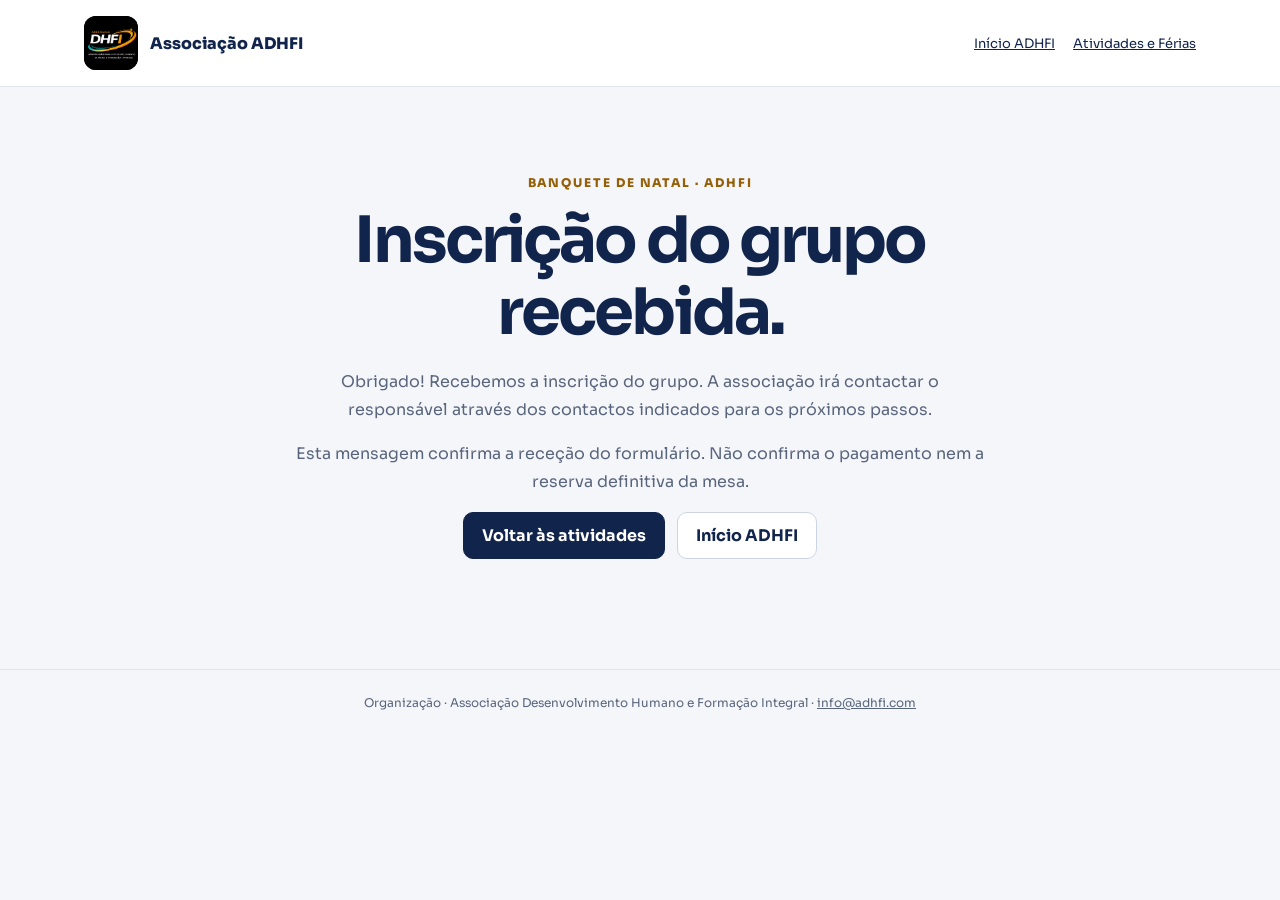
<file: atividades/banquete-natal/inscricao-recebida/index.html>
<!doctype html><html lang="pt-PT"><head><meta charset="utf-8"><meta name="viewport" content="width=device-width,initial-scale=1"><title>Inscrição recebida · ADHFI</title><meta name="description" content="Confirmação de receção da inscrição."><link rel="stylesheet" href="/atividades/atividades.css"><script src="/atividades/atividades.js" defer></script></head><body><header><nav aria-label="Navegação principal"><a class="brand" href="/"><img src="/assets/adhfi-atividades.webp" alt="ADHFI"><span>Associação ADHFI</span></a><div class="navlinks"><a data-home href="/">Início ADHFI</a><a href="/atividades/" data-activity-link>Atividades e Férias</a></div></nav></header><main><section class="success"><div class="eyebrow">Banquete de Natal · ADHFI</div><h1>Inscrição do grupo recebida.</h1><p>Obrigado! Recebemos a inscrição do grupo. A associação irá contactar o responsável através dos contactos indicados para os próximos passos.</p><p>Esta mensagem confirma a receção do formulário. Não confirma o pagamento nem a reserva definitiva da mesa.</p><div class="actions"><a class="button primary" href="/atividades/" data-activity-link>Voltar às atividades</a><a class="button" data-home href="/">Início ADHFI</a></div></section></main><footer>Organização · Associação Desenvolvimento Humano e Formação Integral · <a href="mailto:info@adhfi.com">info@adhfi.com</a></footer></body></html>
</file>
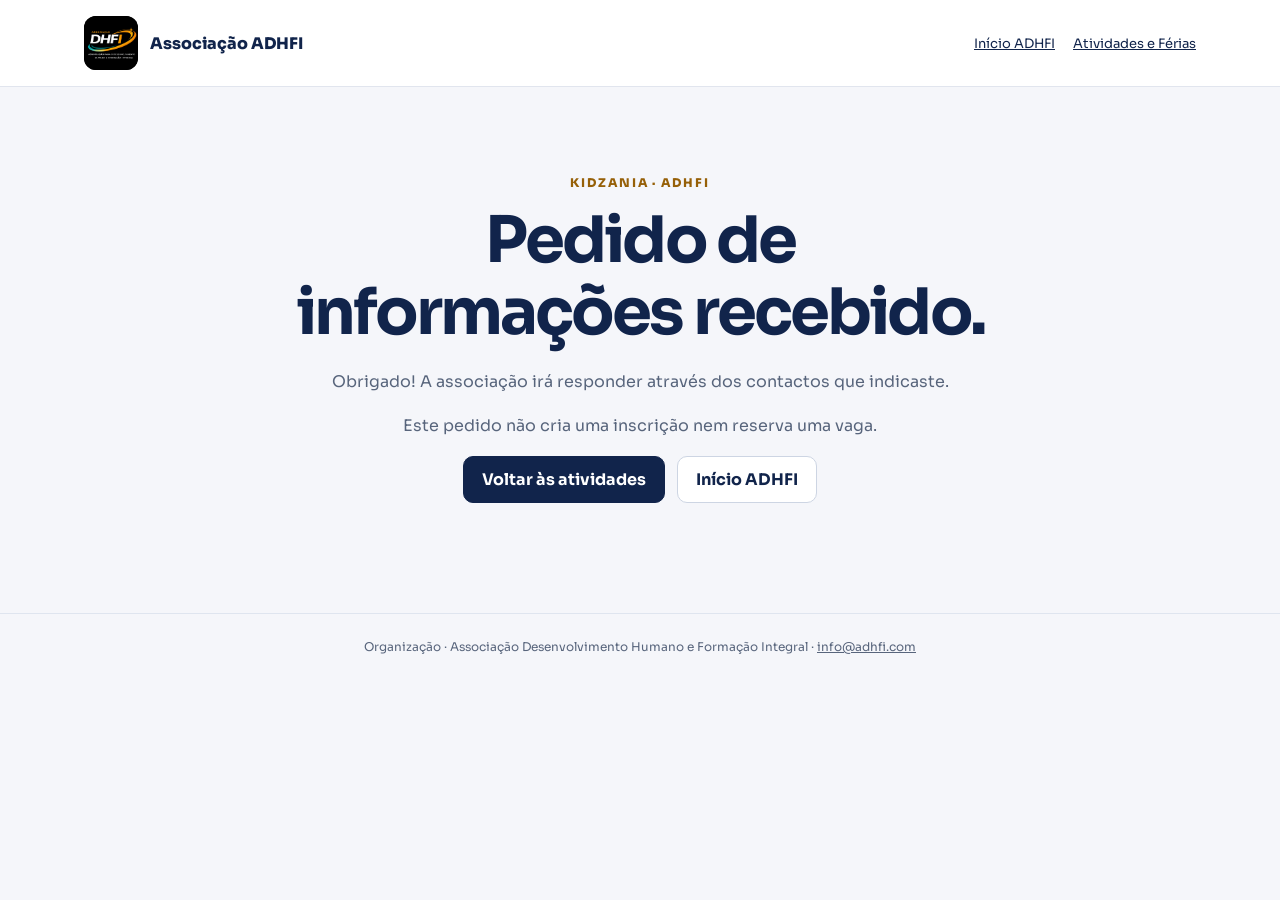
<file: atividades/kidzania/informacoes-recebidas/index.html>
<!doctype html><html lang="pt-PT"><head><meta charset="utf-8"><meta name="viewport" content="width=device-width,initial-scale=1"><title>Pedido de informações recebido · ADHFI</title><meta name="description" content="Confirmação de receção do pedido de informações."><link rel="stylesheet" href="/atividades/atividades.css"><script src="/atividades/atividades.js" defer></script></head><body><header><nav aria-label="Navegação principal"><a class="brand" href="/"><img src="/assets/adhfi-atividades.webp" alt="ADHFI"><span>Associação ADHFI</span></a><div class="navlinks"><a data-home href="/">Início ADHFI</a><a href="/atividades/" data-activity-link>Atividades e Férias</a></div></nav></header><main><section class="success"><div class="eyebrow">KidZania · ADHFI</div><h1>Pedido de informações recebido.</h1><p>Obrigado! A associação irá responder através dos contactos que indicaste.</p><p>Este pedido não cria uma inscrição nem reserva uma vaga.</p><div class="actions"><a class="button primary" href="/atividades/" data-activity-link>Voltar às atividades</a><a class="button" data-home href="/">Início ADHFI</a></div></section></main><footer>Organização · Associação Desenvolvimento Humano e Formação Integral · <a href="mailto:info@adhfi.com">info@adhfi.com</a></footer></body></html>
</file>
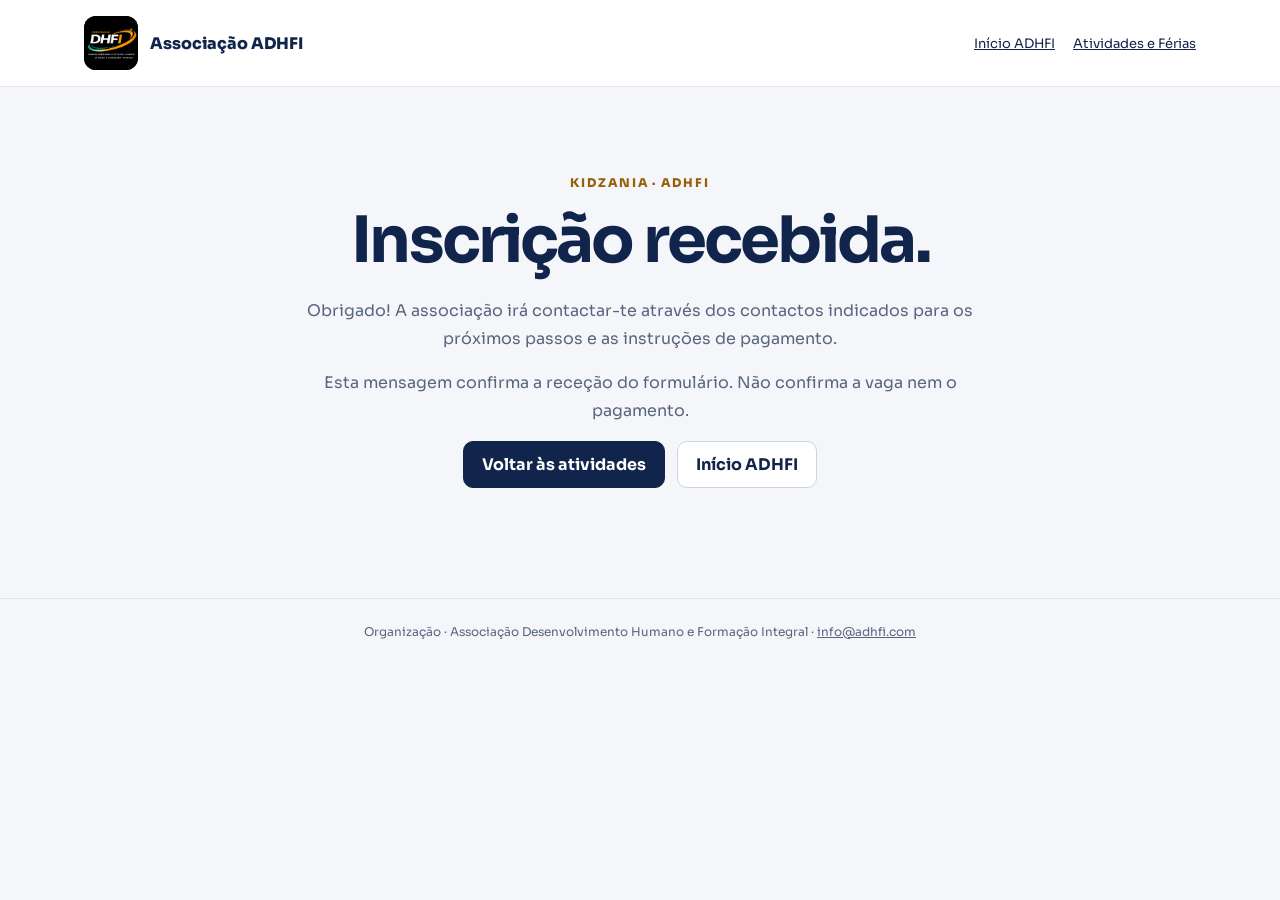
<file: atividades/kidzania/inscricao-recebida/index.html>
<!doctype html><html lang="pt-PT"><head><meta charset="utf-8"><meta name="viewport" content="width=device-width,initial-scale=1"><title>Inscrição recebida · ADHFI</title><meta name="description" content="Confirmação de receção da inscrição."><link rel="stylesheet" href="/atividades/atividades.css"><script src="/atividades/atividades.js" defer></script></head><body><header><nav aria-label="Navegação principal"><a class="brand" href="/"><img src="/assets/adhfi-atividades.webp" alt="ADHFI"><span>Associação ADHFI</span></a><div class="navlinks"><a data-home href="/">Início ADHFI</a><a href="/atividades/" data-activity-link>Atividades e Férias</a></div></nav></header><main><section class="success"><div class="eyebrow">KidZania · ADHFI</div><h1>Inscrição recebida.</h1><p>Obrigado! A associação irá contactar-te através dos contactos indicados para os próximos passos e as instruções de pagamento.</p><p>Esta mensagem confirma a receção do formulário. Não confirma a vaga nem o pagamento.</p><div class="actions"><a class="button primary" href="/atividades/" data-activity-link>Voltar às atividades</a><a class="button" data-home href="/">Início ADHFI</a></div></section></main><footer>Organização · Associação Desenvolvimento Humano e Formação Integral · <a href="mailto:info@adhfi.com">info@adhfi.com</a></footer></body></html>
</file>
<file: atividades/atividades.css>
@import url('https://fonts.googleapis.com/css2?family=Sora:wght@400;500;600;700;800&display=swap');
:root{--ink:#11244b;--muted:#58657c;--orange:#ef8b13;--bg:#f5f6fa}*{box-sizing:border-box}body{margin:0;background:var(--bg);color:var(--ink);font-family:Sora,Arial,sans-serif}a{color:inherit}button,input,select,textarea{font:inherit}header{background:#fff;border-bottom:1px solid #e1e5ee}nav{max-width:1160px;margin:auto;padding:16px 24px;display:flex;align-items:center;justify-content:space-between;gap:20px}.brand{display:flex;align-items:center;gap:12px;text-decoration:none;font-weight:800}.brand img{width:54px;height:54px;object-fit:contain;border-radius:12px;background:#000}.navlinks{display:flex;gap:18px;flex-wrap:wrap;font-size:13px}main{max-width:1100px;margin:auto;padding:48px 24px 70px}.eyebrow{font-size:12px;letter-spacing:.16em;font-weight:800;color:#966008;text-transform:uppercase}h1{font-size:clamp(2.3rem,5vw,4rem);letter-spacing:-.045em;line-height:1.12;margin:15px 0 20px;max-width:19ch}h2{line-height:1.3}p{line-height:1.75;color:var(--muted)}.intro{max-width:720px;font-size:16px}.filters{display:flex;gap:9px;flex-wrap:wrap;margin:30px 0}.filters button,.button{border:1px solid #cdd5e3;background:white;border-radius:10px;padding:12px 18px;color:var(--ink);text-decoration:none;font-weight:700;cursor:pointer;display:inline-flex;align-items:center;justify-content:center;gap:8px}.filters button[aria-pressed=true],.primary{background:var(--ink);color:white;border-color:var(--ink)}.filters button:focus-visible,a:focus-visible,button:focus-visible{outline:3px solid var(--orange);outline-offset:4px}.cards{display:grid;gap:18px}.activity{display:grid;grid-template-columns:210px 1fr auto;gap:26px;align-items:center;background:#fff;border:1px solid #dfe5ef;border-radius:20px;overflow:hidden;padding:24px;box-shadow:0 8px 25px #11244b05;text-decoration:none;transition:transform .2s,border-color .2s}.activity:hover{transform:translateY(-2px);border-color:#ef8b13}.art{height:140px;border-radius:12px;background:#11244b;color:#fff;display:grid;place-items:center;font-size:25px;font-weight:800;overflow:hidden}.halloween-art{background:#090909}.halloween-art::before{content:"";display:block;width:100%;height:100%;background:url('/assets/halloween-2026-associados.webp') center/contain no-repeat}.kidzania-art{background:#1b7a70 url('/assets/kidzania-adhfi.webp') center/cover no-repeat}.activity h2{font-size:24px;margin:9px 0}.activity p{margin:7px 0;font-size:14px}.tag{display:inline-block;background:#f0edf9;color:#64429c;font-size:11px;font-weight:700;padding:6px 10px;border-radius:6px}.meta{font-size:13px;font-weight:700;color:var(--ink)}.arrow{font-size:26px;color:#bc6c0a}.notice{padding:20px 24px;border-radius:14px;background:#edf1f8;line-height:1.65;color:var(--muted);margin-top:24px}.empty{padding:30px;background:#fff;border-radius:16px}.back{font-size:13px;text-decoration:none;font-weight:700}.detail-grid{display:grid;grid-template-columns:1fr 1fr;gap:34px;margin-top:30px;align-items:start}.box{background:#fff;border:1px solid #dfe5ef;border-radius:20px;padding:28px}.facts{display:grid;grid-template-columns:1fr 1fr;gap:12px;margin:25px 0}.fact{background:#eef1f8;padding:15px;border-radius:12px}.fact span{display:block;font-size:11px;color:var(--muted);margin-bottom:7px}.fact strong{font-size:14px}.box h2{margin-top:0}form{display:grid;gap:18px}label{display:grid;gap:8px;font-size:13px;font-weight:700}input,textarea,select{width:100%;border:1px solid #cdd5e3;border-radius:9px;padding:12px;background:#fff;color:var(--ink)}textarea{resize:vertical;min-height:80px}.check{display:flex;align-items:flex-start;gap:10px;font-weight:400;line-height:1.55}.check input{width:18px;flex:0 0 18px;margin-top:3px}.small{font-size:12px;line-height:1.65}.honeypot,[hidden]{display:none!important}footer{border-top:1px solid #dfe5ef;padding:25px;text-align:center;font-size:12px;color:var(--muted)}.success{max-width:700px;margin:40px auto;text-align:center}.success h1{max-width:none}.actions{display:flex;gap:12px;justify-content:center;flex-wrap:wrap}@media(max-width:700px){nav{align-items:flex-start}.brand span{max-width:110px;font-size:13px}.navlinks{font-size:11px;gap:10px}main{padding:32px 18px 50px}.activity{grid-template-columns:95px 1fr;gap:16px;padding:18px}.art{height:115px;font-size:16px}.activity h2{font-size:20px}.arrow{display:none}.activity p{font-size:12px}.detail-grid{grid-template-columns:1fr;gap:20px}.box{padding:22px}.facts{gap:8px}.fact{padding:12px}}

.activity-photo{display:block;width:100%;height:auto;border-radius:18px;margin:26px 0}.identify{padding:17px;background:#eef1f8;border-radius:12px}.identify p{margin:0 0 12px;font-size:13px}.identify .button{width:100%}.field-note{font-weight:400;color:var(--muted);font-size:12px}.form-status{margin:12px 0 0;font-size:13px}.price{font-size:22px;color:var(--ink)}input:read-only{background:#f5f6fa}


/* Eventos concluídos */
.activity.past-event{background:#d9d4cc;border-color:#b9afa2;box-shadow:0 8px 22px #11244b12}
.activity.past-event:hover{border-color:#7f6a52;background:#d2ccc3}
.activity.past-event .art{filter:saturate(.35) brightness(.72) contrast(1.05)}
.activity.past-event h2,.activity.past-event .meta{color:#3f3a34}
.activity.past-event p{color:#665f57}
.activity.past-event .arrow{color:#766451}
.past-tag{background:#6f6253;color:#fff}
.past-event-page{background:#e8e3dc}
.past-event-page .eyebrow{color:#6c5a44}
.past-event-box{background:#d8d0c5;border-color:#bfae98}
.past-event-label{display:inline-block;margin-bottom:10px;padding:7px 10px;border-radius:999px;background:#6f6253;color:#fff;font-size:11px;font-weight:800;letter-spacing:.08em}

.cinema-art{background:#123 url('[data-uri]') center/cover no-repeat}
.cinema-banner{min-height:360px;border-radius:20px;margin:26px 0;background:#123 url('[data-uri]') center/cover no-repeat;box-shadow:0 12px 30px #11244b18}
.christmas-art{background:#173d2c url('[data-uri]') center/cover no-repeat;font-size:0}
.coming-tag{background:#e8edf7;color:#4a5d82}
.christmas-page{background:#f5f2ed}
.christmas-page .eyebrow{color:#7a1d24}
.coming-soon-box{background:#f2eee7;border-color:#d8ccbb}
.coming-label{display:inline-block;margin-bottom:10px;padding:7px 10px;border-radius:999px;background:#7a1d24;color:#fff;font-size:11px;font-weight:800;letter-spacing:.08em}
.christmas-question{font-size:20px;color:#7a1d24}
@media(max-width:700px){.cinema-banner{min-height:230px}}

.banquete-banner{min-height:360px;border-radius:20px;margin:26px 0;background:#173d2c url('/assets/banquete-rodolfo-2026-v2.webp') center/cover no-repeat;box-shadow:0 12px 30px #11244b18}
@media(max-width:700px){.banquete-banner{min-height:230px}}
</file>
<file: agenda/agenda.css>
.agenda-page{--ink:#0b1230;--bg:#f7f5ef;background:var(--bg)}.agenda-page main{max-width:1240px;padding-top:64px}.agenda-page header{background:#f7f5ef}.agenda-heading{padding-bottom:25px}.agenda-heading h1{max-width:none;font-size:clamp(3rem,7vw,6.2rem);letter-spacing:-.07em;margin-bottom:18px}.agenda-heading h1 span{font-weight:400}.agenda-heading i{font-size:25px;font-style:normal;color:#c8750c;margin-left:14px}.agenda-heading .intro{font-size:clamp(1rem,2vw,1.4rem);margin-bottom:8px}.heading-note{font-size:13px;margin-top:0}.agenda-tools{border-top:1px solid #d4d6dc;border-bottom:1px solid #d4d6dc;padding:20px 0;display:flex;gap:20px;justify-content:space-between;flex-wrap:wrap}.agenda-filters,.period-filters{display:flex;gap:6px;flex-wrap:wrap}.agenda-page button{min-height:44px;border:1px solid transparent;border-radius:999px;padding:10px 17px;background:transparent;color:var(--ink);cursor:pointer;font-weight:600}.agenda-page button:hover{background:#e6e6e8}.agenda-page button[aria-pressed=true]{background:var(--ink);color:white}.period-filters button{font-size:12px;padding:10px 12px}.period-filters button[aria-pressed=true]{background:#e0e2ea;color:var(--ink)}#event-count{font-size:12px} .timeline-nav{display:flex;justify-content:space-between;align-items:center}.timeline-nav label{display:flex;align-items:center;gap:16px;font-size:12px}.timeline-nav select{width:auto;background:transparent;border:0;font-weight:700}.timeline-nav button{border-color:#cbd0dc;padding:10px 16px}.timeline{display:flex;overflow-x:auto;scroll-snap-type:x mandatory;padding:20px 0 28px;scrollbar-width:thin}.agenda-page .timeline-stop{border-radius:0;flex:0 0 230px;text-align:left;padding:8px 24px 0 0;position:relative;display:flex;flex-direction:column;scroll-snap-align:start;gap:8px;background:transparent;color:var(--ink)}.timeline-stop:after{content:'';position:absolute;top:88px;height:2px;left:0;right:0;background:#c5cbd7}.stop-month{font-size:11px;text-transform:uppercase;letter-spacing:.12em;color:#58657c}.stop-day{font-size:30px;line-height:38px}.stop-dot{height:14px;width:14px;border-radius:50%;background:#fff;border:2px solid #69748c;z-index:1;margin:1px 0 12px}.stop-title{font-size:13px;max-width:210px;line-height:1.6}.agenda-page .timeline-stop[aria-pressed=true]{background:transparent;color:var(--ink)}.timeline-stop[aria-pressed=true] .stop-dot{background:#b96300;border-color:#b96300;box-shadow:0 0 0 6px #ef8b1326}.timeline-stop[aria-pressed=true] .stop-day{color:#a35400}.timeline-stop.is-past{color:#667086}.event-card{display:grid;grid-template-columns:1.08fr 1fr;background:#fff;border-radius:24px;overflow:hidden;box-shadow:0 14px 50px #0b123009;border:1px solid #e1e3e7}.event-image{position:relative;min-height:450px;background:#11244b}.event-image img{width:100%;height:100%;position:absolute;inset:0;object-fit:cover}.event-status{position:absolute;top:22px;left:22px;background:#fff;color:#11244b;padding:9px 13px;border-radius:999px;font-size:11px;font-weight:700}.event-body{padding:36px}.event-topline{display:flex;flex-wrap:wrap;gap:7px;align-items:center}.event-topline>span:last-child:not(.agenda-tag){margin-left:auto;color:#58657c;font-size:10px}.agenda-tag{padding:6px 9px;border-radius:5px;font-size:10px;font-weight:700;background:#e7ebf7;color:#233b80}.agenda-tag.cfi{background:#e1f0ec;color:#246254}.agenda-tag.ifc{background:#fff0d9;color:#875000}.agenda-tag.mbi{background:#e8e5fa;color:#584094}.event-body h2{font-size:clamp(1.5rem,2.4vw,2.1rem);letter-spacing:-.04em;margin:22px 0}.event-body dl{display:grid;grid-template-columns:1fr 1fr;gap:20px;margin:0}.event-body dt{font-size:10px;color:#58657c;text-transform:uppercase;letter-spacing:.08em;margin-bottom:6px}.event-body dd{font-size:13px;line-height:1.6;margin:0;font-weight:600}.event-body p{font-size:13px;line-height:1.8}.included{font-size:12px!important}.included strong{color:#11244b;margin-right:6px}.agenda-action{display:flex;justify-content:space-between;align-items:center;background:#0b1230;color:white;border-radius:10px;text-decoration:none;padding:16px 20px;margin-top:24px;min-height:50px;font-size:13px;font-weight:600}.agenda-action:hover{background:#24396a}.is-past .event-image img{filter:saturate(.6)}.agenda-history{margin-top:75px;padding-top:30px;border-top:1px solid #d4d6dc}.agenda-history h2{font-size:32px;margin:12px 0}.agenda-history p{font-size:13px}.agenda-history a{display:flex;gap:24px;align-items:center;padding:22px 0;border-bottom:1px solid #d4d6dc;text-decoration:none;font-size:13px}.agenda-history a span{color:#58657c;font-size:11px}.agenda-history a span:last-child{margin-left:auto}.mobile-agenda{display:none}.skip{position:absolute;top:-100px;left:20px;padding:15px;background:white;z-index:10}.skip:focus{top:10px}.agenda-page :focus-visible{outline:3px solid #b96300;outline-offset:4px}.agenda-page #empty{padding:40px 0;line-height:1.8;max-width:50ch}@media(max-width:760px){.agenda-page main{padding:38px 18px 50px}.agenda-heading h1{font-size:clamp(2.6rem,10vw,4.2rem)}.agenda-heading i{font-size:15px;margin-left:7px}.agenda-tools{gap:14px}.agenda-filters{width:100%;justify-content:space-between}.agenda-filters button{padding:10px 12px}.period-filters button{padding:10px}.desktop-agenda{display:none!important}.mobile-agenda{display:block}.mobile-month>h2{font-size:13px;text-transform:uppercase;letter-spacing:.12em;margin:30px 0 24px}.mobile-event{border-left:1px solid #b7bfce;margin-left:6px;padding:0 0 30px 20px;position:relative}.mobile-event:before{content:'';width:11px;height:11px;background:#b96300;border:4px solid #f7f5ef;box-sizing:content-box;position:absolute;left:-10px;top:1px;border-radius:50%}.mobile-date{font-weight:700;font-size:14px;margin-bottom:14px;text-transform:uppercase}.mobile-date span{font-size:10px;color:#58657c}.event-card{display:block;border-radius:17px}.event-image{min-height:0;aspect-ratio:1.65}.event-body{padding:22px}.event-status{top:14px;left:14px}.event-body h2{font-size:23px}.event-body dl{gap:18px 12px}.event-body dd{font-size:12px}.event-body p{font-size:12px}.agenda-action{padding:15px;font-size:12px}.agenda-history{margin-top:35px}.agenda-history a{gap:12px;flex-wrap:wrap}.agenda-history a strong{flex-basis:65%}.agenda-history a span:last-child{margin-left:0}}@media(prefers-reduced-motion:reduce){*,*:before,*:after{scroll-behavior:auto!important;animation:none!important;transition:none!important}}

/* Past events remain accessible as compact history rows only. */
.agenda-history .history-event{display:grid;grid-template-columns:72px 110px minmax(0,1fr) auto;gap:18px;padding:16px 0;min-height:86px}.history-event img{display:block;width:72px;height:54px;object-fit:cover;border-radius:8px;filter:saturate(.55)}.agenda-history .history-event strong{font-size:13px;line-height:1.5}.agenda-history .history-event .history-status{margin:0;font-size:11px}.agenda-history .history-event:hover strong{text-decoration:underline}@media(max-width:760px){.agenda-history .history-event{grid-template-columns:60px minmax(0,1fr);gap:5px 14px;padding:14px 0}.history-event img{grid-column:1;grid-row:1 / 4;width:60px;height:60px}.history-event>span,.history-event>strong{grid-column:2}.agenda-history .history-event strong{font-size:12px}.agenda-history .history-event .history-status{font-size:10px}.agenda-history{margin-top:28px}}

.event-image img[src="/assets/adhfi-atividades.webp"],.event-image img[src="/assets/moinho-bolinha-logo.webp"]{object-fit:contain;padding:45px;background:linear-gradient(135deg,#0b1230,#1b305a)}.agenda-detail-art{background:linear-gradient(135deg,#0b1230,#1b305a);border-radius:20px;margin:26px 0;padding:36px;display:grid;place-items:center}.agenda-detail-art img{width:min(100%,360px);height:240px;object-fit:contain}@media(max-width:760px){.event-image img[src="/assets/adhfi-atividades.webp"],.event-image img[src="/assets/moinho-bolinha-logo.webp"]{padding:24px}.agenda-detail-art img{height:180px}}
</file>
<file: atividades/banquete-natal/banquete.css>
.group-registration{scroll-margin-top:24px;grid-column:1/-1;position:relative;background:radial-gradient(ellipse at top left,#dce9deaa,transparent 50%),radial-gradient(ellipse at bottom right,#e9c87555,transparent 50%),#fffaf0;border:1px solid #d7bf89;border-top:5px solid #8a2833;box-shadow:0 12px 32px #582a1710}
.group-registration h2{color:#7a1d24}
.group-registration form{gap:12px}
.group-registration fieldset{min-width:0;margin:0;padding:10px 12px 12px;border:1px solid #d8c7a4;border-radius:10px;background:#ffffffba;display:grid;gap:9px}
.group-registration fieldset[hidden],.group-registration button[hidden]{display:none}
.group-registration legend{padding:0 6px;font-size:12px;font-weight:700;color:#315e42}
.group-registration .participant-fields{display:grid;grid-template-columns:minmax(0,1.5fr) minmax(130px,.65fr) minmax(180px,1fr);gap:12px}
.group-registration label{font-size:12px;gap:5px}
.group-registration input,.group-registration select{padding:9px 10px;min-height:40px;border-color:#d7cfbd;font-size:13px}
.group-registration input:focus,.group-registration select:focus{outline:2px solid #b78938;outline-offset:2px}
.group-registration .group-responsible{grid-template-columns:1.2fr 1fr 1.2fr;gap:12px}
.group-registration .group-count{margin:0;font-size:12px;font-weight:700;color:#7a1d24}
.group-registration .instructions{margin:0;font-size:14px}
.group-registration .add-person{justify-self:start;padding:9px 14px;font-size:13px;border-color:#315e42;color:#315e42;background:#f4f8f2}
.group-registration .primary{background:#7a1d24;border-color:#7a1d24}
.group-registration .check input{width:auto;min-height:auto}
.christmas-page .whatsapp-link{background:#17663c;border-color:#17663c;color:#fff}
@media(max-width:700px){.group-registration{padding:20px 16px}.group-registration .participant-fields{grid-template-columns:1fr 1fr;gap:9px}.group-registration .participant-name{grid-column:1/-1}.group-registration .group-responsible{grid-template-columns:1fr}.group-registration input,.group-registration select{font-size:16px;width:100%;min-width:0}.group-registration legend{font-size:12px}}
</file>
<file: atividades/halloween/halloween.css>
.halloween-page{--ink:#fff3e3;--muted:#d2c5b9;--bg:#090e13;background:radial-gradient(ellipse at top right,#16313b88,transparent 60%),radial-gradient(ellipse at 0 70%,#8b2b0d33,transparent 55%),#090e13;color:var(--ink)}
.halloween-page header{background:#090e13ee;border-color:#593523}.halloween-page .eyebrow{color:#ff9e3e}.halloween-page footer{border-color:#593523}.halloween-hero{display:grid;grid-template-columns:1fr minmax(280px,420px);gap:36px;align-items:start;margin:22px 0 36px}.halloween-page h1{color:#ff8a2b;font-size:clamp(2.4rem,4.2vw,3.6rem);text-shadow:0 3px 25px #ff66002b;margin-top:0}.halloween-poster{display:block;width:100%;height:auto;border-radius:18px;border:1px solid #7c482c;box-shadow:0 20px 70px #0009}.halloween-call{color:#ffb76d;font-weight:800;font-size:19px}.halloween-page .box{background:#111a20;border-color:#68402a;box-shadow:0 12px 35px #0004}.halloween-page .fact,.halloween-page .notice,.halloween-page .identify{background:#1c262e}.halloween-page .fact span{color:#dec3a5}.halloween-page .button{background:#26333c;border-color:#876247;color:var(--ink)}.halloween-page .primary{background:#ff8a2b;color:#17100b;border-color:#ff8a2b}.halloween-page input,.halloween-page textarea,.halloween-page select{background:#0e171e;border-color:#876247;color:var(--ink)}.halloween-page input:read-only{background:#1c262e}.halloween-page input:focus-visible{outline:3px solid #ff8a2b;outline-offset:3px}.halloween-page .facts{margin-bottom:0}
@media(max-width:700px){.halloween-hero{grid-template-columns:1fr;gap:24px}.halloween-page h1{font-size:2.5rem}.halloween-poster{max-width:480px;margin:auto}.halloween-page main{padding-top:28px}}
.birth-date{border:0;margin:0;padding:0;min-width:0}.birth-date legend{padding:0;margin-bottom:10px;font-size:13px;font-weight:700}.birth-date-fields{display:grid;grid-template-columns:minmax(0,.85fr) minmax(0,1.5fr) minmax(0,1fr);gap:10px}.birth-date-fields label{min-width:0}.birth-date-fields select{min-width:0;min-height:48px;font-size:16px;padding:12px 8px;appearance:auto;-webkit-appearance:menulist;color-scheme:dark}.birth-date-fields select:focus-visible{outline:3px solid #ff8a2b;outline-offset:2px}.birth-date .field-note{display:block;margin-top:10px;line-height:1.6}.birth-date-error{color:#ffccac;margin:10px 0;font-size:13px;line-height:1.5}
</file>
